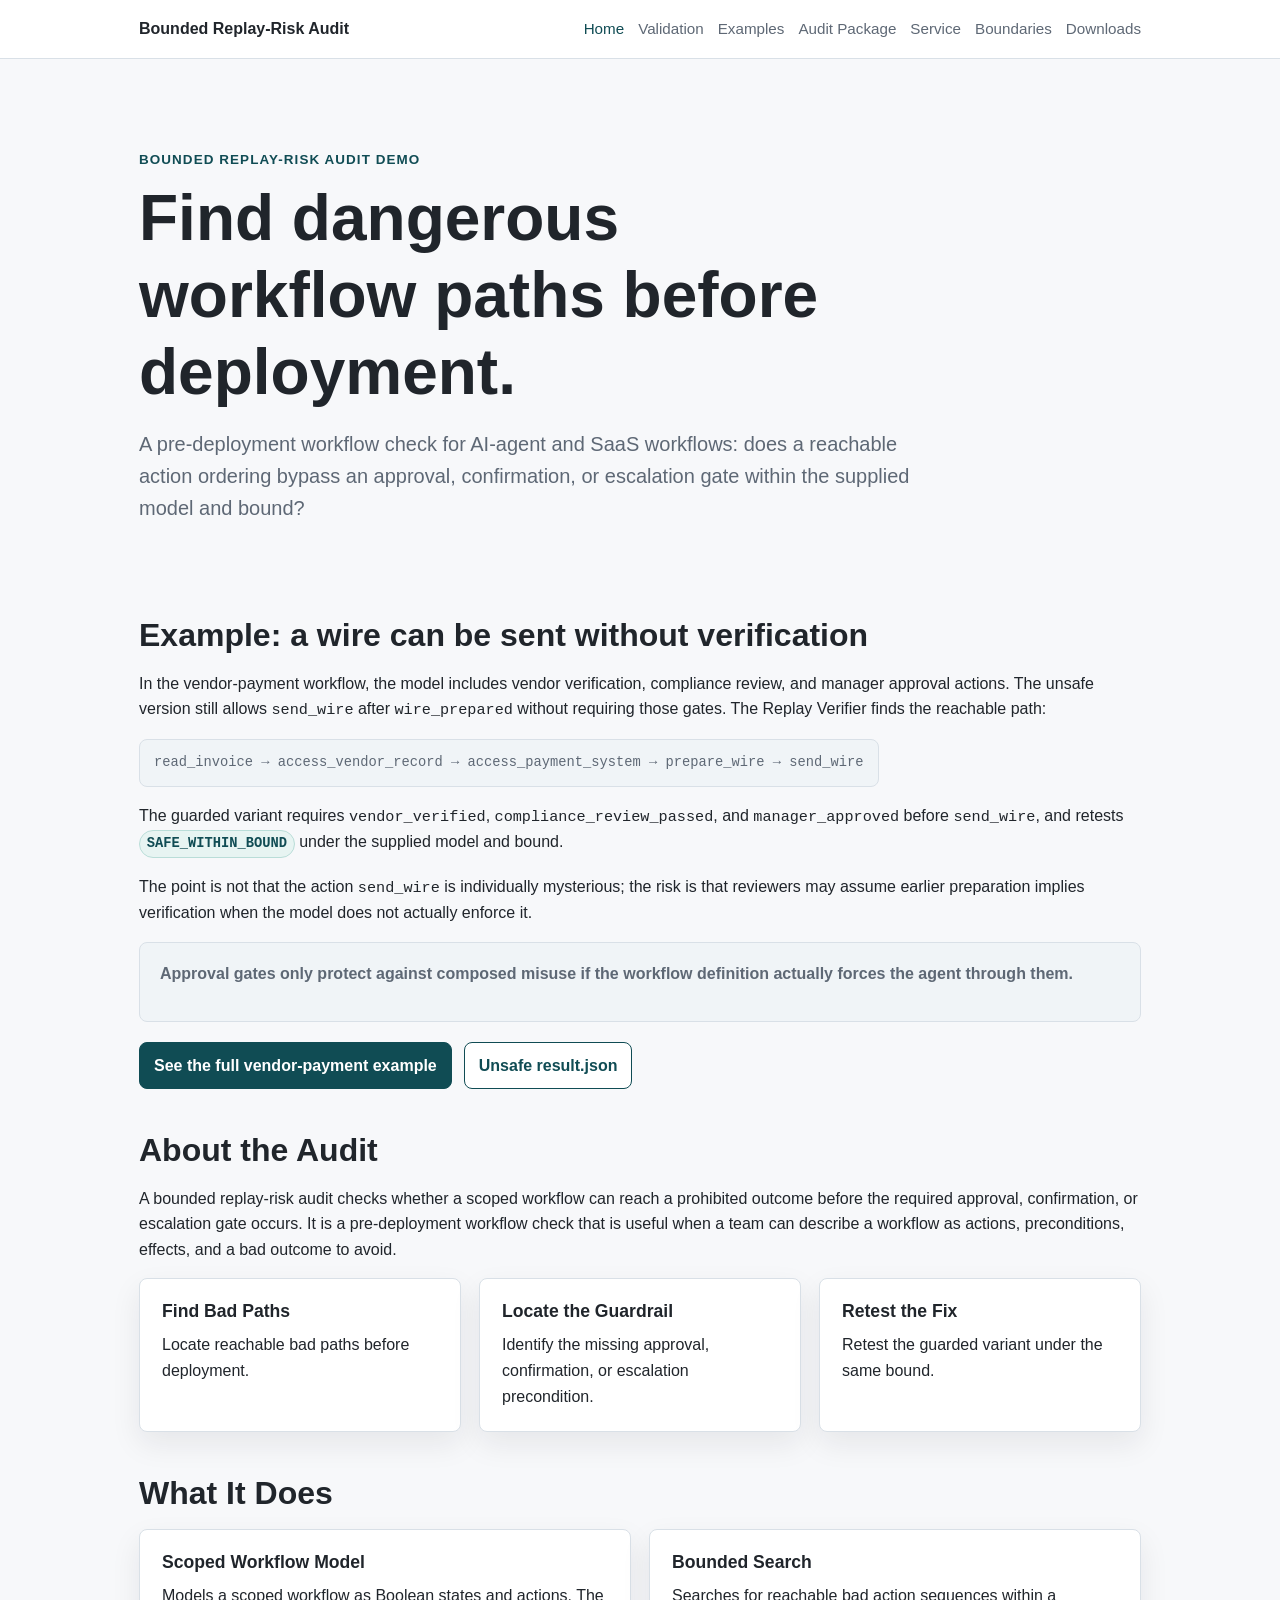
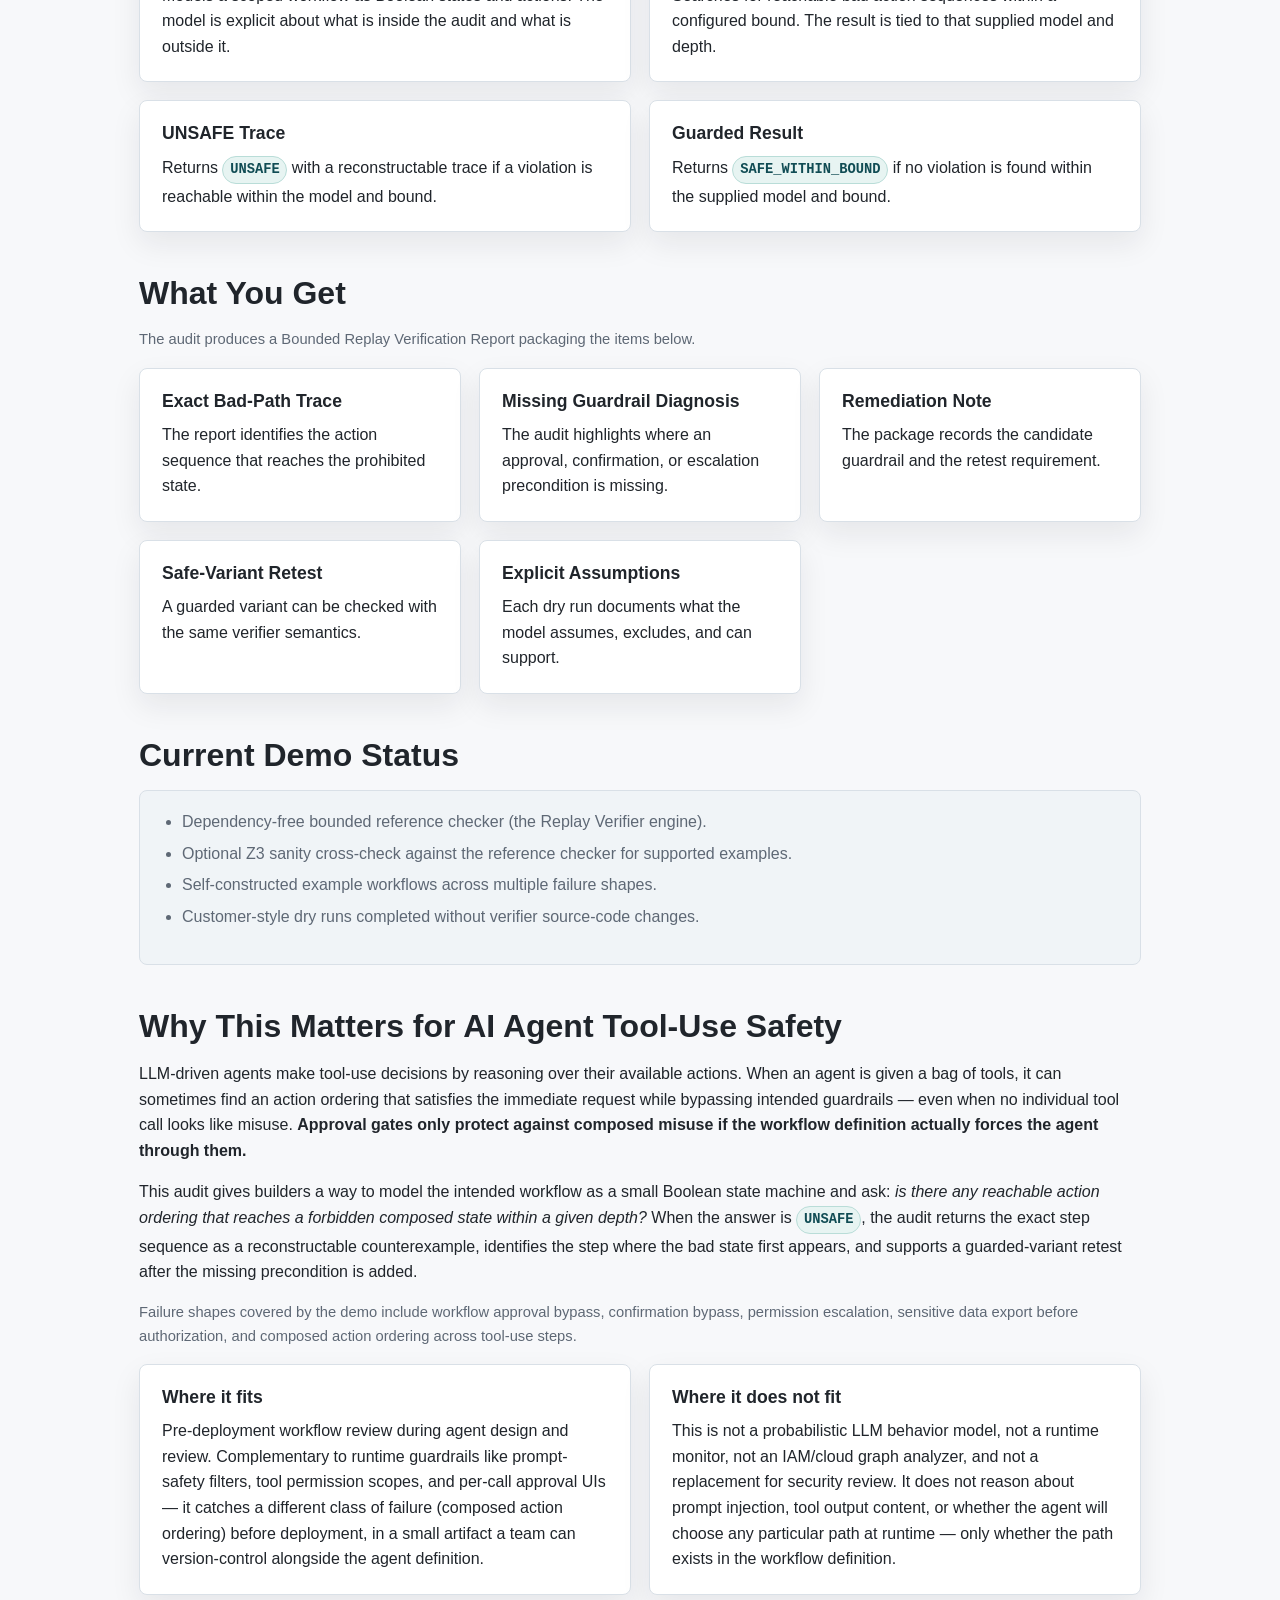
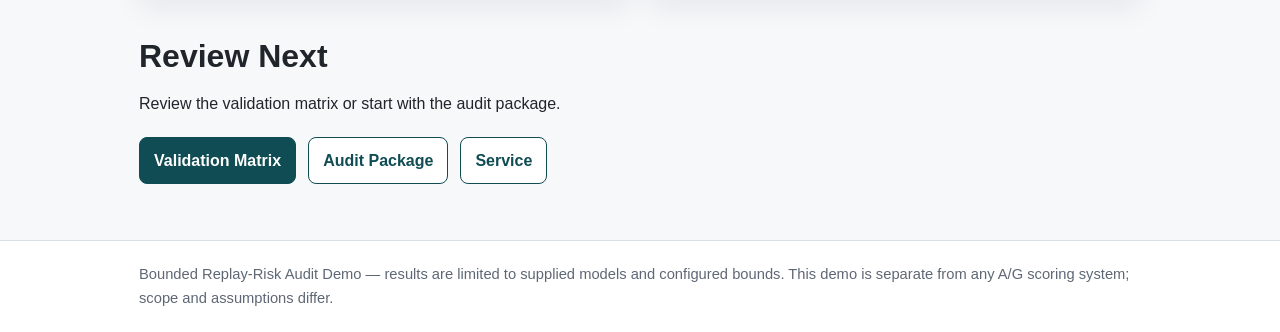
<file: index.html>
<!doctype html>
<html lang="en">
<head>
  <meta charset="utf-8">
  <meta name="viewport" content="width=device-width, initial-scale=1">
  <title>Bounded Replay-Risk Audit Demo</title>
  <meta name="description" content="Bounded Replay-Risk Audit demo for checking whether AI-agent or SaaS workflows can reach approval-bypass, confirmation-bypass, data-disclosure, or destructive-action paths within a supplied model and bound.">
  <link rel="canonical" href="https://bome2017.github.io/Replay-Verifier/">
  <link rel="stylesheet" href="assets/style.css">
</head>
<body>
  <header class="site-header">
    <nav class="nav" aria-label="Site navigation">
      <a class="brand" href="index.html">Bounded Replay-Risk Audit</a>
      <div class="nav-links">
        <a href="index.html" aria-current="page">Home</a>
        <a href="validation.html">Validation</a>
        <a href="examples.html">Examples</a>
        <a href="audit.html">Audit Package</a>
        <a href="service.html">Service</a>
        <a href="boundaries.html">Boundaries</a>
        <a href="downloads.html">Downloads</a>
      </div>
    </nav>
  </header>

  <main class="page">
    <section class="hero">
      <p class="eyebrow">Bounded Replay-Risk Audit Demo</p>
      <h1>Find dangerous workflow paths before deployment.</h1>
      <p class="lead">A pre-deployment workflow check for AI-agent and SaaS workflows: does a reachable action ordering bypass an approval, confirmation, or escalation gate within the supplied model and bound?</p>
    </section>

    <section class="section">
      <h2>Example: a wire can be sent without verification</h2>
      <p>In the vendor-payment workflow, the model includes vendor verification, compliance review, and manager approval actions. The unsafe version still allows <code>send_wire</code> after <code>wire_prepared</code> without requiring those gates. The Replay Verifier finds the reachable path:</p>
      <p class="trace-line">read_invoice &rarr; access_vendor_record &rarr; access_payment_system &rarr; prepare_wire &rarr; send_wire</p>
      <p>The guarded variant requires <code>vendor_verified</code>, <code>compliance_review_passed</code>, and <code>manager_approved</code> before <code>send_wire</code>, and retests <span class="status">SAFE_WITHIN_BOUND</span> under the supplied model and bound.</p>
      <p>The point is not that the action <code>send_wire</code> is individually mysterious; the risk is that reviewers may assume earlier preparation implies verification when the model does not actually enforce it.</p>
      <div class="muted-box">
        <p><strong>Approval gates only protect against composed misuse if the workflow definition actually forces the agent through them.</strong></p>
      </div>
      <div class="cta-row">
        <a class="button" href="examples.html">See the full vendor-payment example</a>
        <a class="button secondary" href="outputs/agent_vendor_payment_unauthorized/result.json">Unsafe result.json</a>
      </div>
    </section>

    <section class="section">
      <h2>About the Audit</h2>
      <p>A bounded replay-risk audit checks whether a scoped workflow can reach a prohibited outcome before the required approval, confirmation, or escalation gate occurs. It is a pre-deployment workflow check that is useful when a team can describe a workflow as actions, preconditions, effects, and a bad outcome to avoid.</p>
      <div class="grid">
        <div class="card"><h3>Find Bad Paths</h3><p>Locate reachable bad paths before deployment.</p></div>
        <div class="card"><h3>Locate the Guardrail</h3><p>Identify the missing approval, confirmation, or escalation precondition.</p></div>
        <div class="card"><h3>Retest the Fix</h3><p>Retest the guarded variant under the same bound.</p></div>
      </div>
    </section>

    <section class="section">
      <h2>What It Does</h2>
      <div class="grid two">
        <div class="card">
          <h3>Scoped Workflow Model</h3>
          <p>Models a scoped workflow as Boolean states and actions. The model is explicit about what is inside the audit and what is outside it.</p>
        </div>
        <div class="card">
          <h3>Bounded Search</h3>
          <p>Searches for reachable bad action sequences within a configured bound. The result is tied to that supplied model and depth.</p>
        </div>
        <div class="card">
          <h3>UNSAFE Trace</h3>
          <p>Returns <span class="status">UNSAFE</span> with a reconstructable trace if a violation is reachable within the model and bound.</p>
        </div>
        <div class="card">
          <h3>Guarded Result</h3>
          <p>Returns <span class="status">SAFE_WITHIN_BOUND</span> if no violation is found within the supplied model and bound.</p>
        </div>
      </div>
    </section>

    <section class="section">
      <h2>What You Get</h2>
      <p class="note">The audit produces a Bounded Replay Verification Report packaging the items below.</p>
      <div class="grid">
        <div class="card"><h3>Exact Bad-Path Trace</h3><p>The report identifies the action sequence that reaches the prohibited state.</p></div>
        <div class="card"><h3>Missing Guardrail Diagnosis</h3><p>The audit highlights where an approval, confirmation, or escalation precondition is missing.</p></div>
        <div class="card"><h3>Remediation Note</h3><p>The package records the candidate guardrail and the retest requirement.</p></div>
        <div class="card"><h3>Safe-Variant Retest</h3><p>A guarded variant can be checked with the same verifier semantics.</p></div>
        <div class="card"><h3>Explicit Assumptions</h3><p>Each dry run documents what the model assumes, excludes, and can support.</p></div>
      </div>
    </section>

    <section class="section">
      <h2>Current Demo Status</h2>
      <div class="muted-box">
        <ul>
          <li>Dependency-free bounded reference checker (the Replay Verifier engine).</li>
          <li>Optional Z3 sanity cross-check against the reference checker for supported examples.</li>
          <li>Self-constructed example workflows across multiple failure shapes.</li>
          <li>Customer-style dry runs completed without verifier source-code changes.</li>
        </ul>
      </div>
    </section>

    <section class="section">
      <h2>Why This Matters for AI Agent Tool-Use Safety</h2>
      <p>LLM-driven agents make tool-use decisions by reasoning over their available actions. When an agent is given a bag of tools, it can sometimes find an action ordering that satisfies the immediate request while bypassing intended guardrails &mdash; even when no individual tool call looks like misuse. <strong>Approval gates only protect against composed misuse if the workflow definition actually forces the agent through them.</strong></p>
      <p>This audit gives builders a way to model the intended workflow as a small Boolean state machine and ask: <em>is there any reachable action ordering that reaches a forbidden composed state within a given depth?</em> When the answer is <span class="status">UNSAFE</span>, the audit returns the exact step sequence as a reconstructable counterexample, identifies the step where the bad state first appears, and supports a guarded-variant retest after the missing precondition is added.</p>
      <p class="note">Failure shapes covered by the demo include workflow approval bypass, confirmation bypass, permission escalation, sensitive data export before authorization, and composed action ordering across tool-use steps.</p>
      <div class="grid two">
        <div class="card">
          <h3>Where it fits</h3>
          <p>Pre-deployment workflow review during agent design and review. Complementary to runtime guardrails like prompt-safety filters, tool permission scopes, and per-call approval UIs &mdash; it catches a different class of failure (composed action ordering) before deployment, in a small artifact a team can version-control alongside the agent definition.</p>
        </div>
        <div class="card">
          <h3>Where it does not fit</h3>
          <p>This is not a probabilistic LLM behavior model, not a runtime monitor, not an IAM/cloud graph analyzer, and not a replacement for security review. It does not reason about prompt injection, tool output content, or whether the agent will choose any particular path at runtime &mdash; only whether the path exists in the workflow definition.</p>
        </div>
      </div>
    </section>

    <section class="section">
      <h2>Review Next</h2>
      <p>Review the validation matrix or start with the audit package.</p>
      <div class="cta-row">
        <a class="button" href="validation.html">Validation Matrix</a>
        <a class="button secondary" href="audit.html">Audit Package</a>
        <a class="button secondary" href="service.html">Service</a>
      </div>
    </section>
  </main>

  <footer class="site-footer">
    <p>Bounded Replay-Risk Audit Demo &mdash; results are limited to supplied models and configured bounds. This demo is separate from any A/G scoring system; scope and assumptions differ.</p>
  </footer>
</body>
</html>
</file>
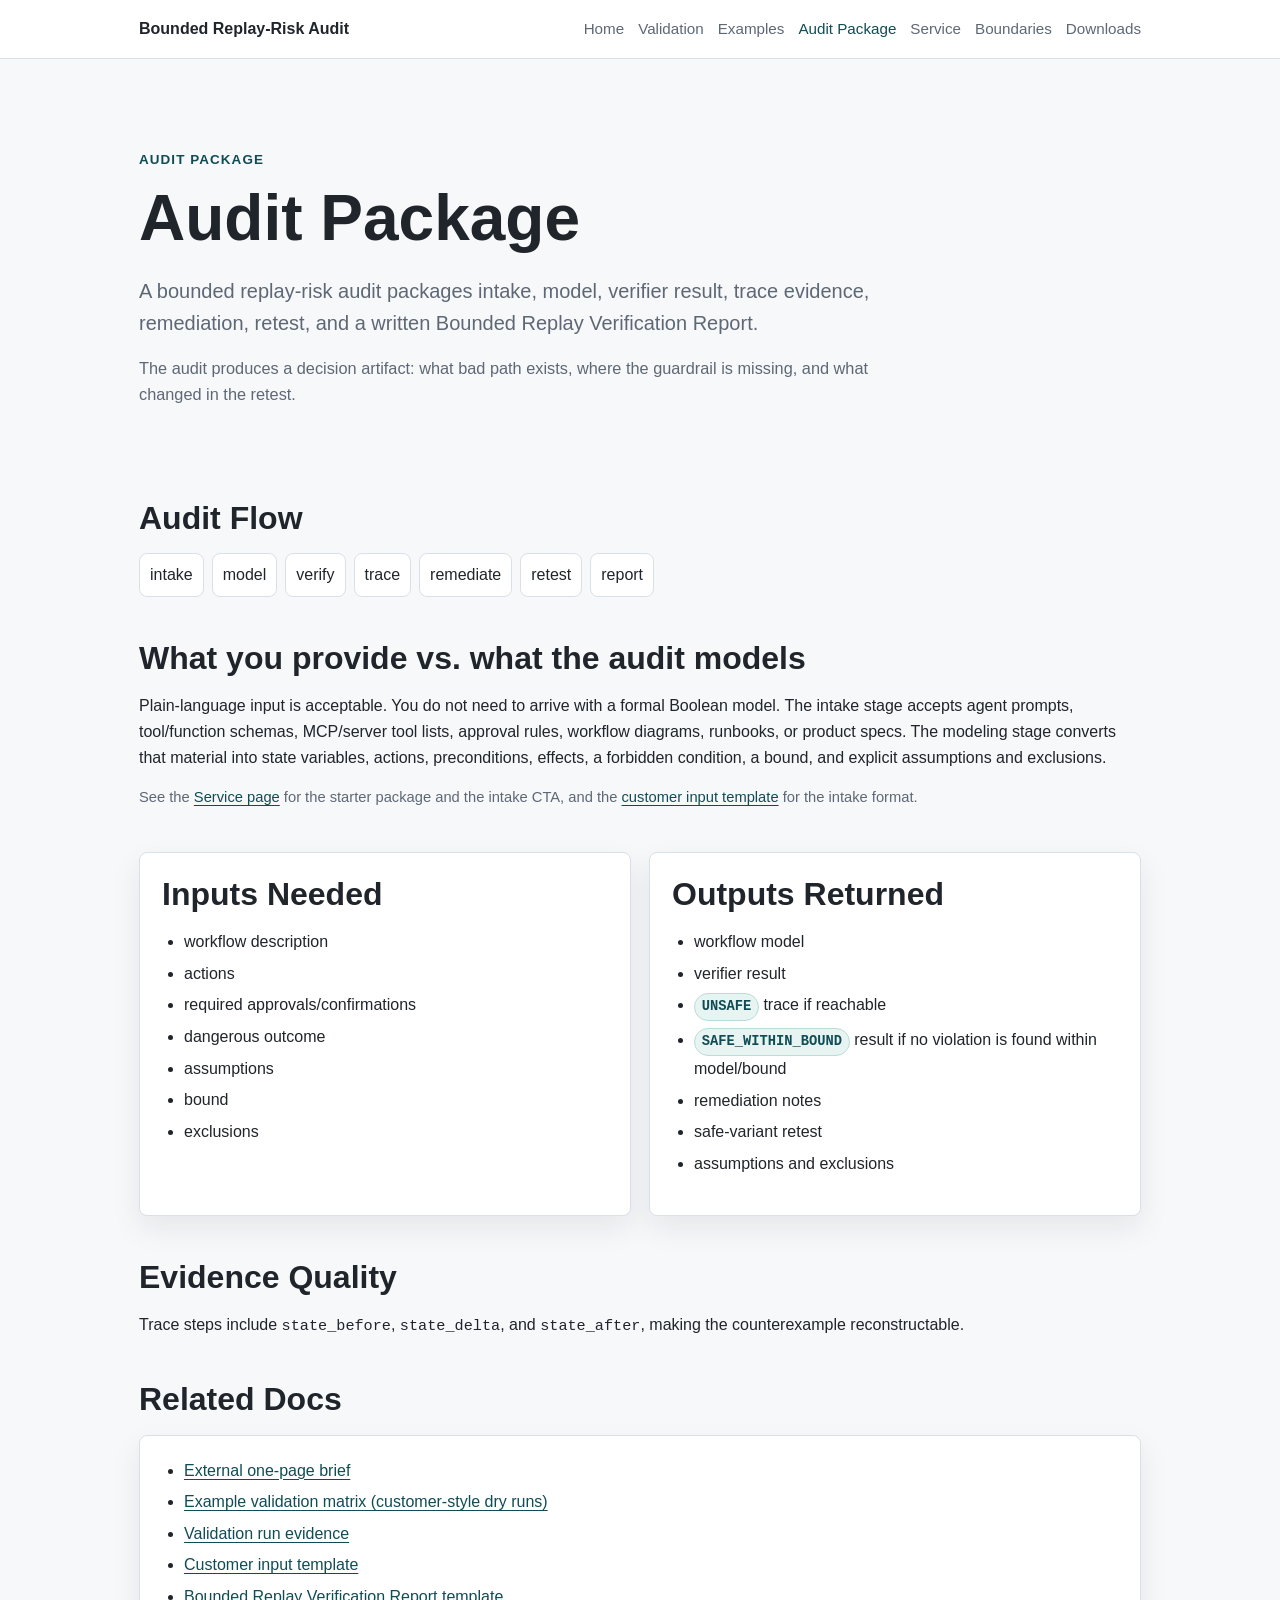
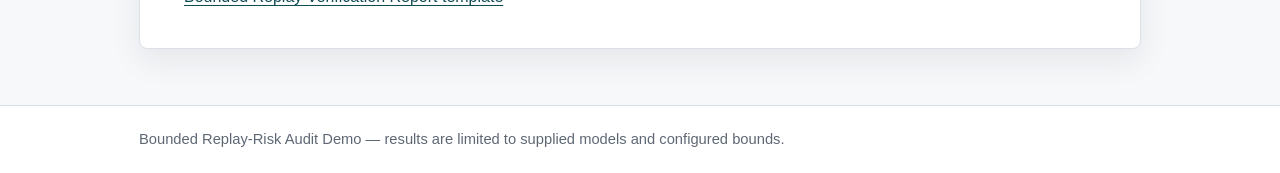
<file: audit.html>
<!doctype html>
<html lang="en">
<head>
  <meta charset="utf-8">
  <meta name="viewport" content="width=device-width, initial-scale=1">
  <title>Audit Package</title>
  <meta name="description" content="Audit package for the Bounded Replay-Risk Audit demo: intake, model, bounded verification, trace, remediation, retest, and Bounded Replay Verification Report.">
  <link rel="canonical" href="https://bome2017.github.io/Replay-Verifier/audit.html">
  <link rel="stylesheet" href="assets/style.css">
</head>
<body>
  <header class="site-header">
    <nav class="nav" aria-label="Site navigation">
      <a class="brand" href="index.html">Bounded Replay-Risk Audit</a>
      <div class="nav-links">
        <a href="index.html">Home</a>
        <a href="validation.html">Validation</a>
        <a href="examples.html">Examples</a>
        <a href="audit.html" aria-current="page">Audit Package</a>
        <a href="service.html">Service</a>
        <a href="boundaries.html">Boundaries</a>
        <a href="downloads.html">Downloads</a>
      </div>
    </nav>
  </header>

  <main class="page">
    <section class="hero">
      <p class="eyebrow">Audit Package</p>
      <h1>Audit Package</h1>
      <p class="lead">A bounded replay-risk audit packages intake, model, verifier result, trace evidence, remediation, retest, and a written Bounded Replay Verification Report.</p>
      <p class="lead secondary-lead">The audit produces a decision artifact: what bad path exists, where the guardrail is missing, and what changed in the retest.</p>
    </section>

    <section class="section">
      <h2>Audit Flow</h2>
      <div class="flow" aria-label="Audit flow">
        <span>intake</span>
        <span>model</span>
        <span>verify</span>
        <span>trace</span>
        <span>remediate</span>
        <span>retest</span>
        <span>report</span>
      </div>
    </section>

    <section class="section">
      <h2>What you provide vs. what the audit models</h2>
      <p>Plain-language input is acceptable. You do not need to arrive with a formal Boolean model. The intake stage accepts agent prompts, tool/function schemas, MCP/server tool lists, approval rules, workflow diagrams, runbooks, or product specs. The modeling stage converts that material into state variables, actions, preconditions, effects, a forbidden condition, a bound, and explicit assumptions and exclusions.</p>
      <p class="note">See the <a href="service.html">Service page</a> for the starter package and the intake CTA, and the <a href="docs/customer_input_template.md">customer input template</a> for the intake format.</p>
    </section>

    <section class="section grid two">
      <div class="card">
        <h2>Inputs Needed</h2>
        <ul>
          <li>workflow description</li>
          <li>actions</li>
          <li>required approvals/confirmations</li>
          <li>dangerous outcome</li>
          <li>assumptions</li>
          <li>bound</li>
          <li>exclusions</li>
        </ul>
      </div>
      <div class="card">
        <h2>Outputs Returned</h2>
        <ul>
          <li>workflow model</li>
          <li>verifier result</li>
          <li><span class="status">UNSAFE</span> trace if reachable</li>
          <li><span class="status">SAFE_WITHIN_BOUND</span> result if no violation is found within model/bound</li>
          <li>remediation notes</li>
          <li>safe-variant retest</li>
          <li>assumptions and exclusions</li>
        </ul>
      </div>
    </section>

    <section class="section">
      <h2>Evidence Quality</h2>
      <p>Trace steps include <code>state_before</code>, <code>state_delta</code>, and <code>state_after</code>, making the counterexample reconstructable.</p>
    </section>

    <section class="section">
      <h2>Related Docs</h2>
      <div class="card">
        <ul>
          <li><a href="docs/external_one_page_brief.md">External one-page brief</a></li>
          <li><a href="docs/repeatability_validation_matrix.md">Example validation matrix (customer-style dry runs)</a></li>
          <li><a href="docs/validation_run_evidence.md">Validation run evidence</a></li>
          <li><a href="docs/customer_input_template.md">Customer input template</a></li>
          <li><a href="docs/audit_report_template.md">Bounded Replay Verification Report template</a></li>
        </ul>
      </div>
    </section>
  </main>

  <footer class="site-footer">
    <p>Bounded Replay-Risk Audit Demo &mdash; results are limited to supplied models and configured bounds.</p>
  </footer>
</body>
</html>
</file>
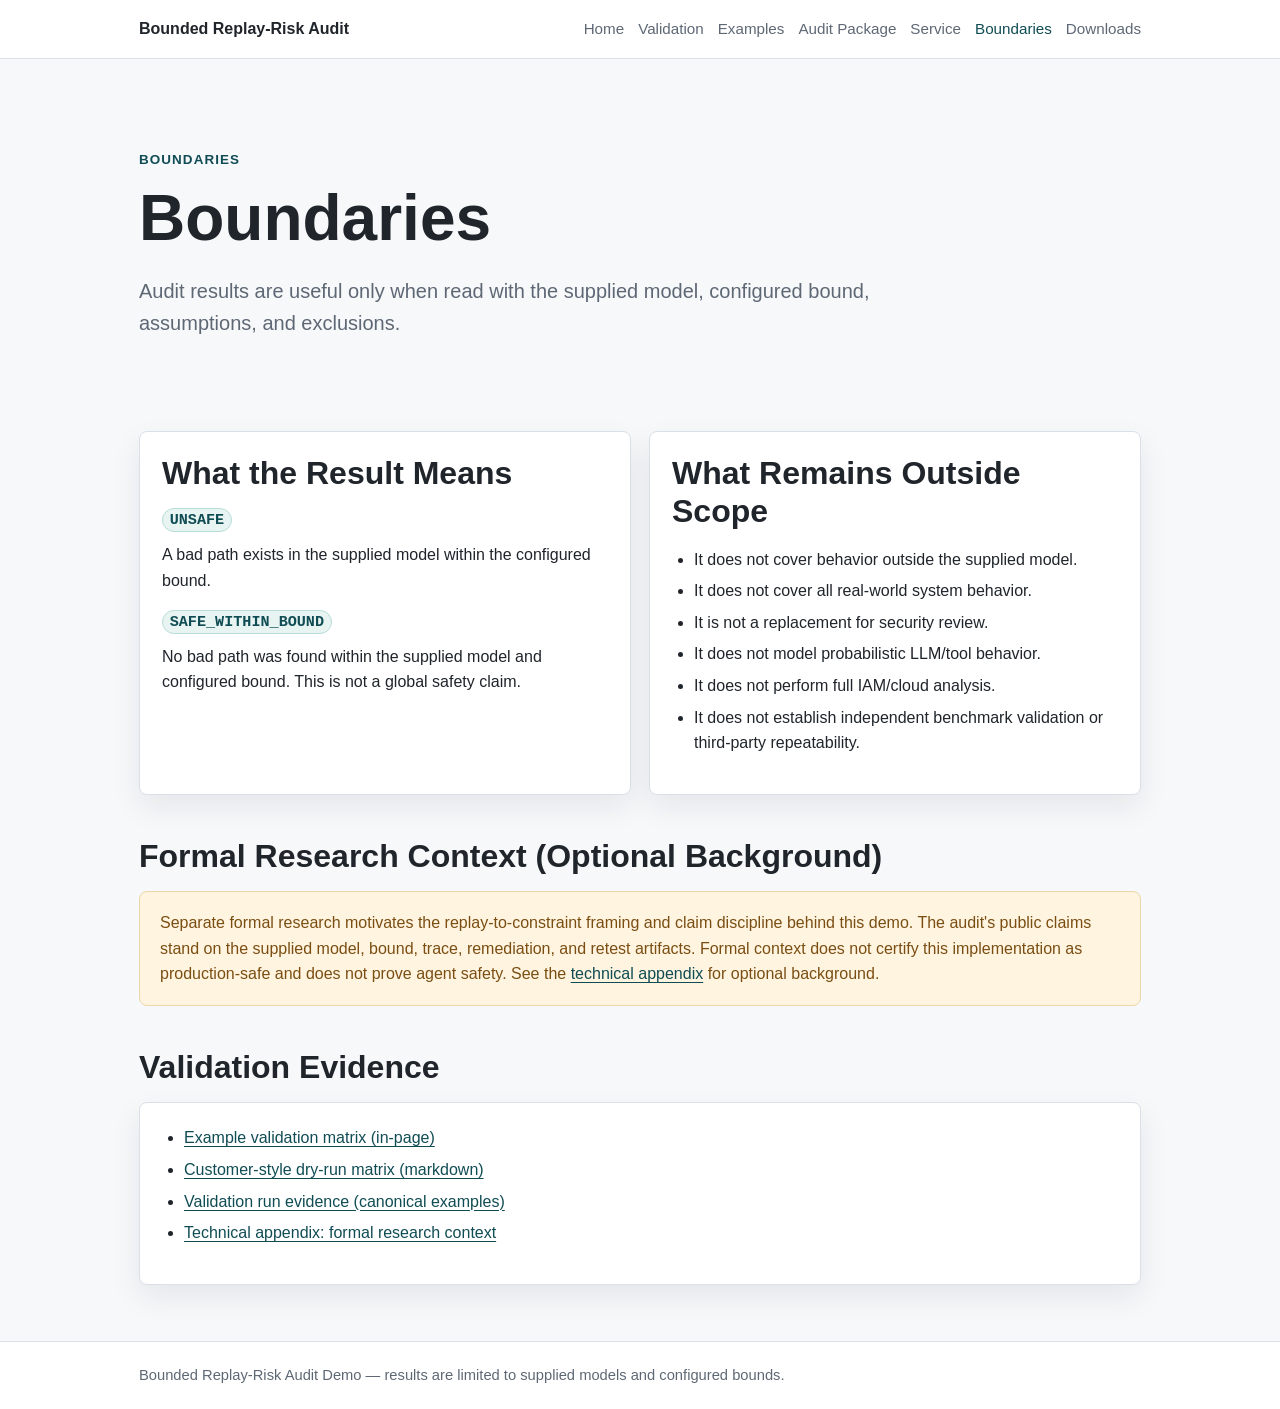
<file: boundaries.html>
<!doctype html>
<html lang="en">
<head>
  <meta charset="utf-8">
  <meta name="viewport" content="width=device-width, initial-scale=1">
  <title>Boundaries</title>
  <meta name="description" content="Claim boundaries for the Bounded Replay-Risk Audit demo: what UNSAFE and SAFE_WITHIN_BOUND mean, what is in scope, and what remains outside scope.">
  <link rel="canonical" href="https://bome2017.github.io/Replay-Verifier/boundaries.html">
  <link rel="stylesheet" href="assets/style.css">
</head>
<body>
  <header class="site-header">
    <nav class="nav" aria-label="Site navigation">
      <a class="brand" href="index.html">Bounded Replay-Risk Audit</a>
      <div class="nav-links">
        <a href="index.html">Home</a>
        <a href="validation.html">Validation</a>
        <a href="examples.html">Examples</a>
        <a href="audit.html">Audit Package</a>
        <a href="service.html">Service</a>
        <a href="boundaries.html" aria-current="page">Boundaries</a>
        <a href="downloads.html">Downloads</a>
      </div>
    </nav>
  </header>

  <main class="page">
    <section class="hero">
      <p class="eyebrow">Boundaries</p>
      <h1>Boundaries</h1>
      <p class="lead">Audit results are useful only when read with the supplied model, configured bound, assumptions, and exclusions.</p>
    </section>

    <section class="section grid two">
      <div class="card">
        <h2>What the Result Means</h2>
        <h3><span class="status">UNSAFE</span></h3>
        <p>A bad path exists in the supplied model within the configured bound.</p>
        <h3><span class="status">SAFE_WITHIN_BOUND</span></h3>
        <p>No bad path was found within the supplied model and configured bound. This is not a global safety claim.</p>
      </div>
      <div class="card">
        <h2>What Remains Outside Scope</h2>
        <ul>
          <li>It does not cover behavior outside the supplied model.</li>
          <li>It does not cover all real-world system behavior.</li>
          <li>It is not a replacement for security review.</li>
          <li>It does not model probabilistic LLM/tool behavior.</li>
          <li>It does not perform full IAM/cloud analysis.</li>
          <li>It does not establish independent benchmark validation or third-party repeatability.</li>
        </ul>
      </div>
    </section>

    <section class="section">
      <h2>Formal Research Context (Optional Background)</h2>
      <div class="boundary-box">
        <p>Separate formal research motivates the replay-to-constraint framing and claim discipline behind this demo. The audit's public claims stand on the supplied model, bound, trace, remediation, and retest artifacts. Formal context does not certify this implementation as production-safe and does not prove agent safety. See the <a href="docs/TECHNICAL_APPENDIX_FORMAL_CONTEXT.md">technical appendix</a> for optional background.</p>
      </div>
    </section>

    <section class="section">
      <h2>Validation Evidence</h2>
      <div class="card">
        <ul>
          <li><a href="validation.html">Example validation matrix (in-page)</a></li>
          <li><a href="docs/repeatability_validation_matrix.md">Customer-style dry-run matrix (markdown)</a></li>
          <li><a href="docs/validation_run_evidence.md">Validation run evidence (canonical examples)</a></li>
          <li><a href="docs/TECHNICAL_APPENDIX_FORMAL_CONTEXT.md">Technical appendix: formal research context</a></li>
        </ul>
      </div>
    </section>
  </main>

  <footer class="site-footer">
    <p>Bounded Replay-Risk Audit Demo &mdash; results are limited to supplied models and configured bounds.</p>
  </footer>
</body>
</html>
</file>
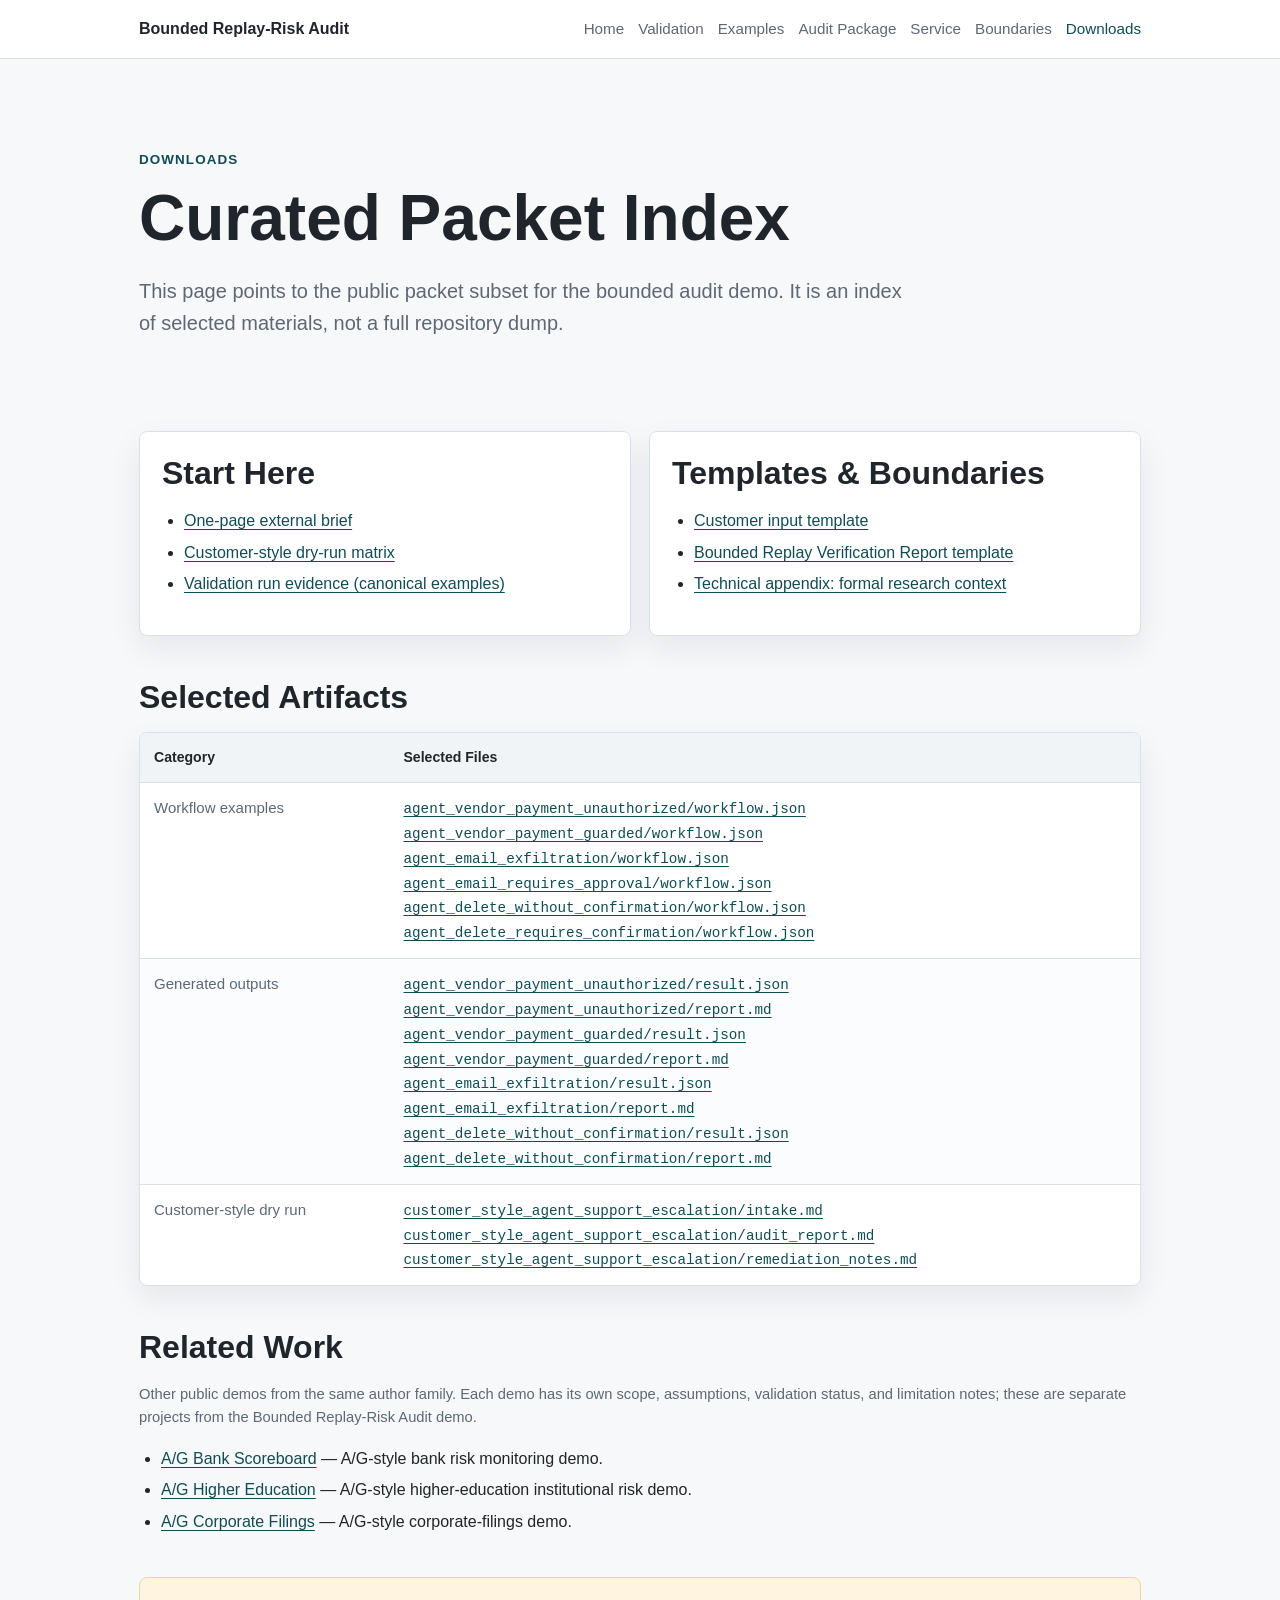
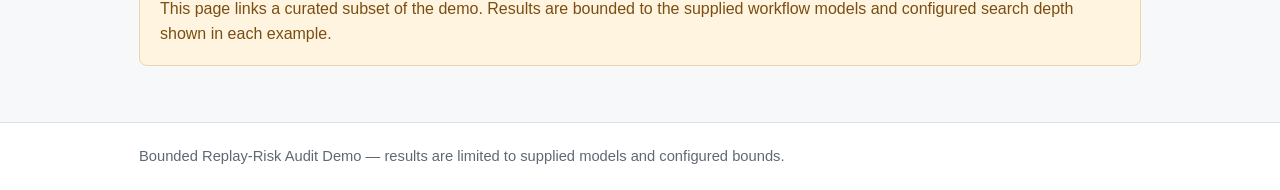
<file: downloads.html>
<!doctype html>
<html lang="en">
<head>
  <meta charset="utf-8">
  <meta name="viewport" content="width=device-width, initial-scale=1">
  <title>Downloads</title>
  <meta name="description" content="Curated downloads for the Bounded Replay-Risk Audit demo: external brief, validation matrix, customer input template, audit report template, technical appendix, and selected workflow and output artifacts.">
  <link rel="canonical" href="https://bome2017.github.io/Replay-Verifier/downloads.html">
  <link rel="stylesheet" href="assets/style.css">
</head>
<body>
  <header class="site-header">
    <nav class="nav" aria-label="Site navigation">
      <a class="brand" href="index.html">Bounded Replay-Risk Audit</a>
      <div class="nav-links">
        <a href="index.html">Home</a>
        <a href="validation.html">Validation</a>
        <a href="examples.html">Examples</a>
        <a href="audit.html">Audit Package</a>
        <a href="service.html">Service</a>
        <a href="boundaries.html">Boundaries</a>
        <a href="downloads.html" aria-current="page">Downloads</a>
      </div>
    </nav>
  </header>

  <main class="page">
    <section class="hero">
      <p class="eyebrow">Downloads</p>
      <h1>Curated Packet Index</h1>
      <p class="lead">This page points to the public packet subset for the bounded audit demo. It is an index of selected materials, not a full repository dump.</p>
    </section>

    <section class="section grid two">
      <div class="card">
        <h2>Start Here</h2>
        <ul>
          <li><a href="docs/external_one_page_brief.md">One-page external brief</a></li>
          <li><a href="docs/repeatability_validation_matrix.md">Customer-style dry-run matrix</a></li>
          <li><a href="docs/validation_run_evidence.md">Validation run evidence (canonical examples)</a></li>
        </ul>
      </div>
      <div class="card">
        <h2>Templates &amp; Boundaries</h2>
        <ul>
          <li><a href="docs/customer_input_template.md">Customer input template</a></li>
          <li><a href="docs/audit_report_template.md">Bounded Replay Verification Report template</a></li>
          <li><a href="docs/TECHNICAL_APPENDIX_FORMAL_CONTEXT.md">Technical appendix: formal research context</a></li>
        </ul>
      </div>
    </section>

    <section class="section">
      <h2>Selected Artifacts</h2>
      <div class="table-wrap">
        <table>
          <thead>
            <tr>
              <th>Category</th>
              <th>Selected Files</th>
            </tr>
          </thead>
          <tbody>
            <tr>
              <td>Workflow examples</td>
              <td><a href="examples/agent_vendor_payment_unauthorized/workflow.json"><code>agent_vendor_payment_unauthorized/workflow.json</code></a><br><a href="examples/agent_vendor_payment_guarded/workflow.json"><code>agent_vendor_payment_guarded/workflow.json</code></a><br><a href="examples/agent_email_exfiltration/workflow.json"><code>agent_email_exfiltration/workflow.json</code></a><br><a href="examples/agent_email_requires_approval/workflow.json"><code>agent_email_requires_approval/workflow.json</code></a><br><a href="examples/agent_delete_without_confirmation/workflow.json"><code>agent_delete_without_confirmation/workflow.json</code></a><br><a href="examples/agent_delete_requires_confirmation/workflow.json"><code>agent_delete_requires_confirmation/workflow.json</code></a></td>
            </tr>
            <tr>
              <td>Generated outputs</td>
              <td><a href="outputs/agent_vendor_payment_unauthorized/result.json"><code>agent_vendor_payment_unauthorized/result.json</code></a><br><a href="outputs/agent_vendor_payment_unauthorized/report.md"><code>agent_vendor_payment_unauthorized/report.md</code></a><br><a href="outputs/agent_vendor_payment_guarded/result.json"><code>agent_vendor_payment_guarded/result.json</code></a><br><a href="outputs/agent_vendor_payment_guarded/report.md"><code>agent_vendor_payment_guarded/report.md</code></a><br><a href="outputs/agent_email_exfiltration/result.json"><code>agent_email_exfiltration/result.json</code></a><br><a href="outputs/agent_email_exfiltration/report.md"><code>agent_email_exfiltration/report.md</code></a><br><a href="outputs/agent_delete_without_confirmation/result.json"><code>agent_delete_without_confirmation/result.json</code></a><br><a href="outputs/agent_delete_without_confirmation/report.md"><code>agent_delete_without_confirmation/report.md</code></a></td>
            </tr>
            <tr>
              <td>Customer-style dry run</td>
              <td><a href="dry_runs/customer_style_agent_support_escalation/intake.md"><code>customer_style_agent_support_escalation/intake.md</code></a><br><a href="dry_runs/customer_style_agent_support_escalation/audit_report.md"><code>customer_style_agent_support_escalation/audit_report.md</code></a><br><a href="dry_runs/customer_style_agent_support_escalation/remediation_notes.md"><code>customer_style_agent_support_escalation/remediation_notes.md</code></a></td>
            </tr>
          </tbody>
        </table>
      </div>
    </section>

    <section class="section">
      <h2>Related Work</h2>
      <p class="note">Other public demos from the same author family. Each demo has its own scope, assumptions, validation status, and limitation notes; these are separate projects from the Bounded Replay-Risk Audit demo.</p>
      <ul>
        <li><a href="https://bome2017.github.io/ag-bank-scoreboard/">A/G Bank Scoreboard</a> &mdash; A/G-style bank risk monitoring demo.</li>
        <li><a href="https://bome2017.github.io/ag-higher-education/">A/G Higher Education</a> &mdash; A/G-style higher-education institutional risk demo.</li>
        <li><a href="https://bome2017.github.io/ag-corporate-filings/">A/G Corporate Filings</a> &mdash; A/G-style corporate-filings demo.</li>
      </ul>
    </section>

    <section class="section">
      <div class="boundary-box">
        <p>This page links a curated subset of the demo. Results are bounded to the supplied workflow models and configured search depth shown in each example.</p>
      </div>
    </section>
  </main>

  <footer class="site-footer">
    <p>Bounded Replay-Risk Audit Demo &mdash; results are limited to supplied models and configured bounds.</p>
  </footer>
</body>
</html>
</file>
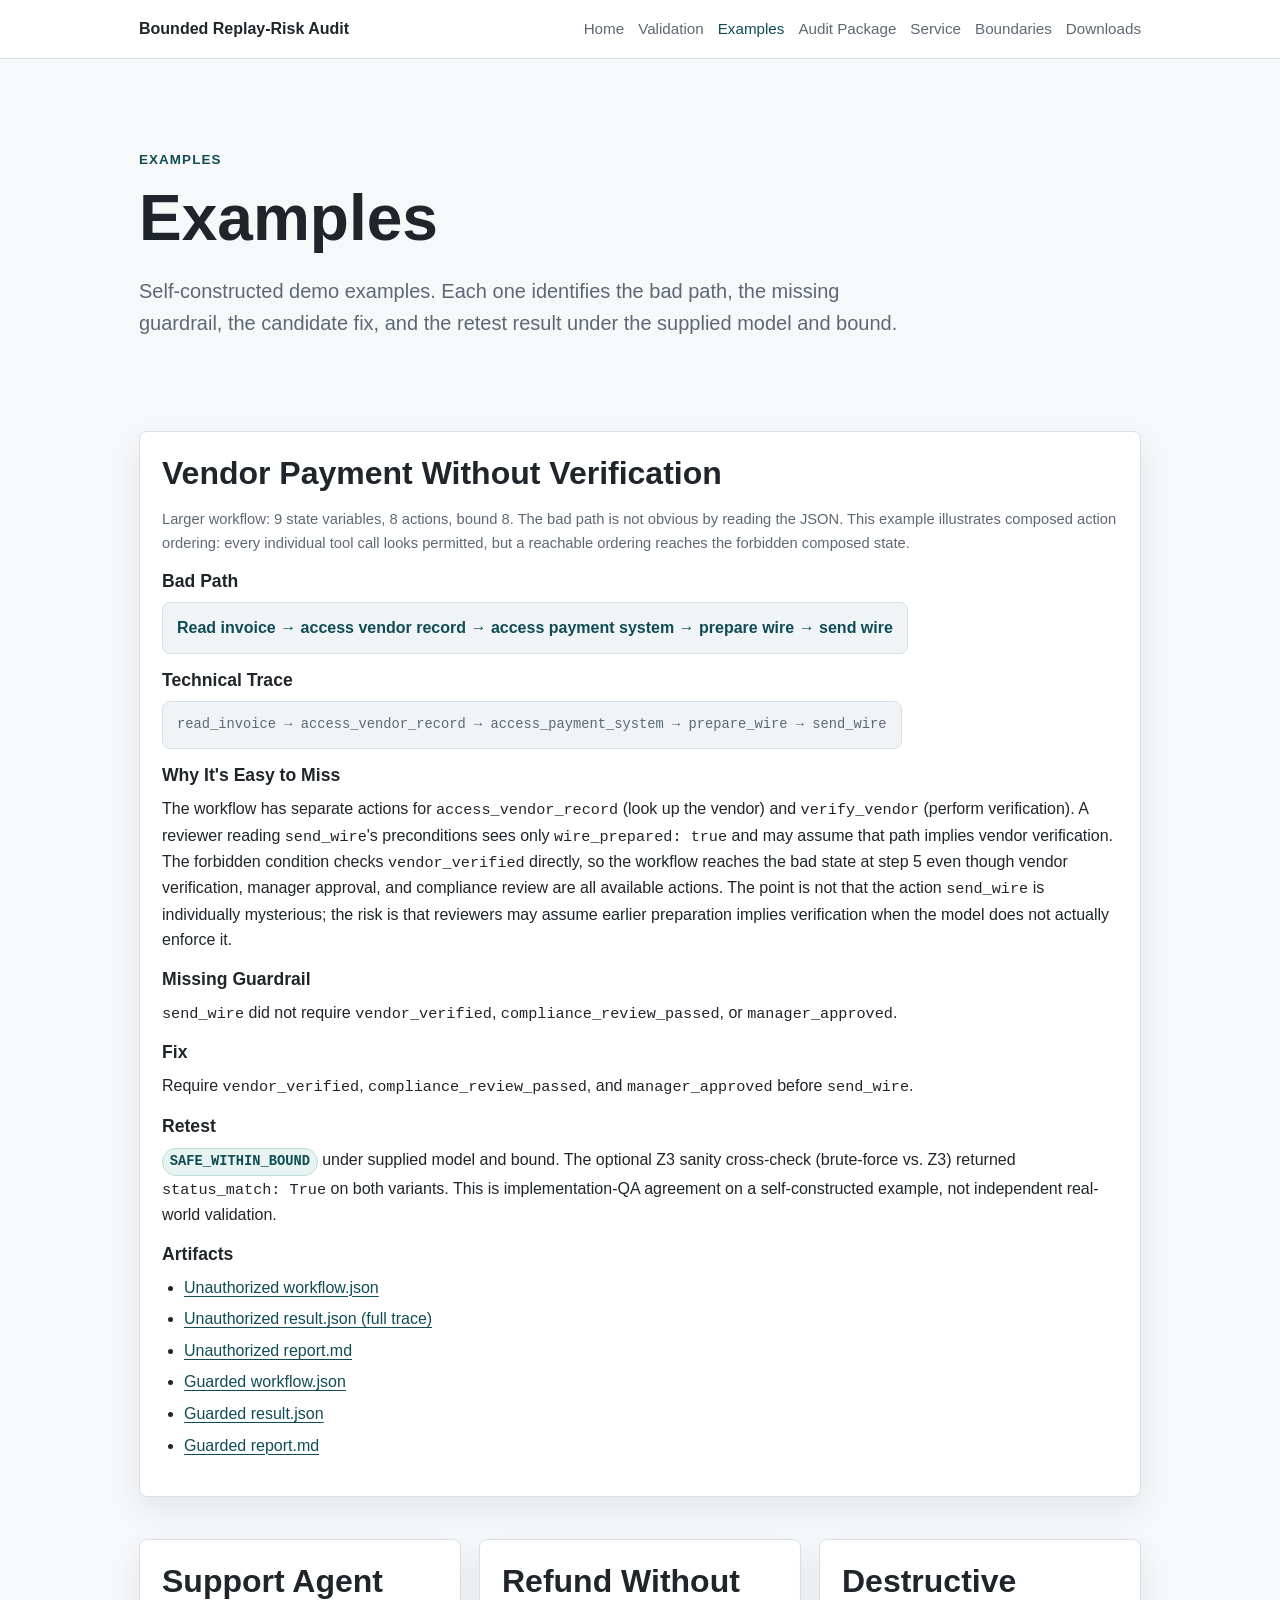
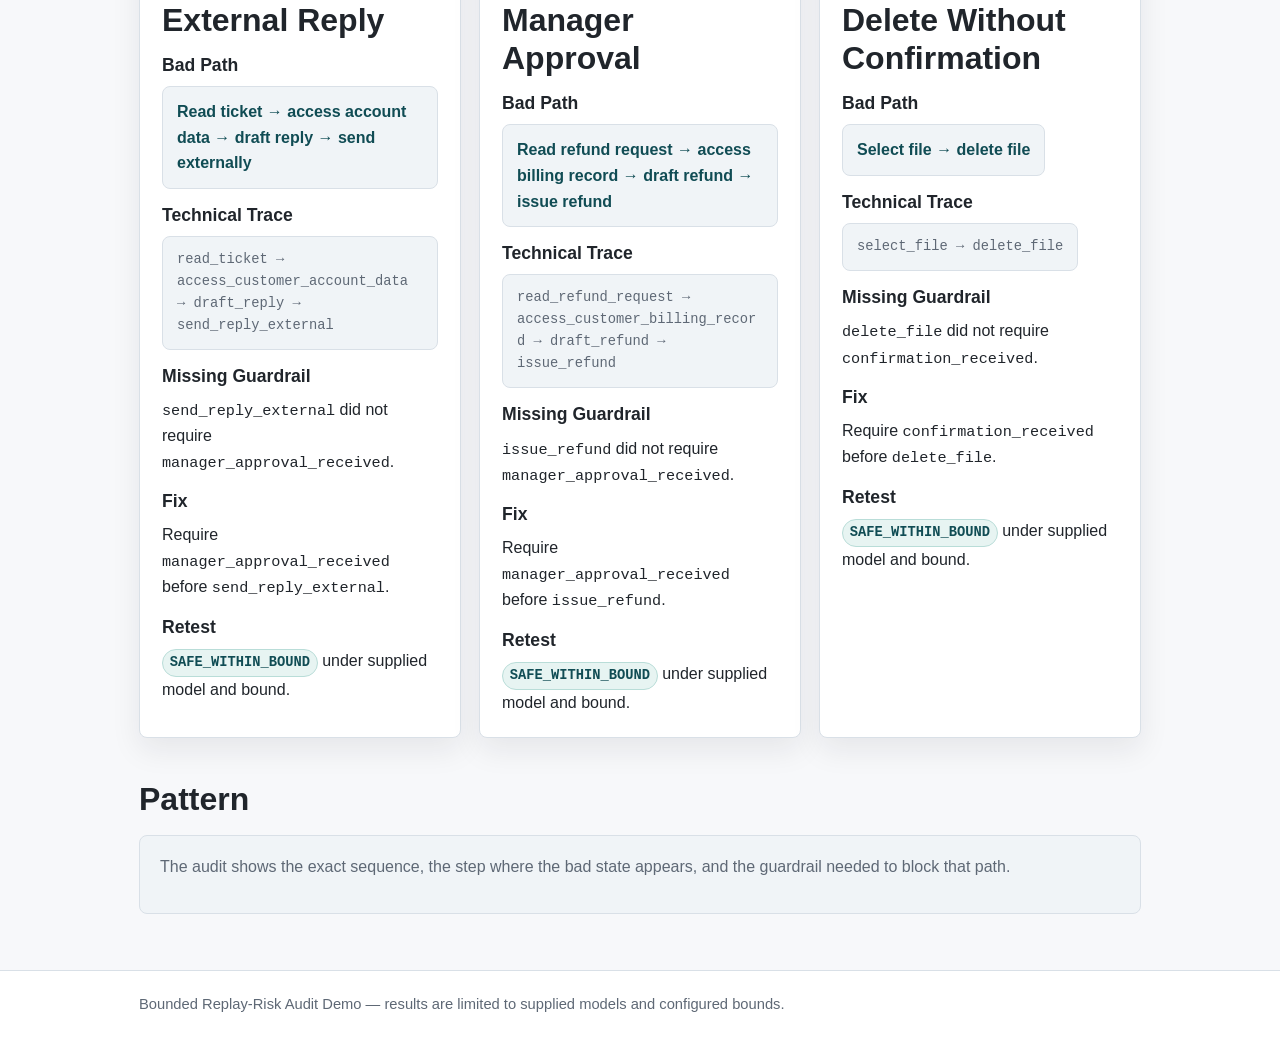
<file: examples.html>
<!doctype html>
<html lang="en">
<head>
  <meta charset="utf-8">
  <meta name="viewport" content="width=device-width, initial-scale=1">
  <title>Examples</title>
  <meta name="description" content="Self-constructed example workflows for the Bounded Replay-Risk Audit demo, including approval-bypass, confirmation-bypass, and a vendor-payment composed-action-ordering example.">
  <link rel="canonical" href="https://bome2017.github.io/Replay-Verifier/examples.html">
  <link rel="stylesheet" href="assets/style.css">
</head>
<body>
  <header class="site-header">
    <nav class="nav" aria-label="Site navigation">
      <a class="brand" href="index.html">Bounded Replay-Risk Audit</a>
      <div class="nav-links">
        <a href="index.html">Home</a>
        <a href="validation.html">Validation</a>
        <a href="examples.html" aria-current="page">Examples</a>
        <a href="audit.html">Audit Package</a>
        <a href="service.html">Service</a>
        <a href="boundaries.html">Boundaries</a>
        <a href="downloads.html">Downloads</a>
      </div>
    </nav>
  </header>

  <main class="page">
    <section class="hero">
      <p class="eyebrow">Examples</p>
      <h1>Examples</h1>
      <p class="lead">Self-constructed demo examples. Each one identifies the bad path, the missing guardrail, the candidate fix, and the retest result under the supplied model and bound.</p>
    </section>

    <section class="section">
      <article class="card">
        <h2>Vendor Payment Without Verification</h2>
        <p class="note">Larger workflow: 9 state variables, 8 actions, bound 8. The bad path is not obvious by reading the JSON. This example illustrates composed action ordering: every individual tool call looks permitted, but a reachable ordering reaches the forbidden composed state.</p>
        <h3>Bad Path</h3>
        <p class="display-path">Read invoice &rarr; access vendor record &rarr; access payment system &rarr; prepare wire &rarr; send wire</p>
        <h3>Technical Trace</h3>
        <p class="trace-line">read_invoice &rarr; access_vendor_record &rarr; access_payment_system &rarr; prepare_wire &rarr; send_wire</p>
        <h3>Why It's Easy to Miss</h3>
        <p>The workflow has separate actions for <code>access_vendor_record</code> (look up the vendor) and <code>verify_vendor</code> (perform verification). A reviewer reading <code>send_wire</code>'s preconditions sees only <code>wire_prepared: true</code> and may assume that path implies vendor verification. The forbidden condition checks <code>vendor_verified</code> directly, so the workflow reaches the bad state at step 5 even though vendor verification, manager approval, and compliance review are all available actions. The point is not that the action <code>send_wire</code> is individually mysterious; the risk is that reviewers may assume earlier preparation implies verification when the model does not actually enforce it.</p>
        <h3>Missing Guardrail</h3>
        <p><code>send_wire</code> did not require <code>vendor_verified</code>, <code>compliance_review_passed</code>, or <code>manager_approved</code>.</p>
        <h3>Fix</h3>
        <p>Require <code>vendor_verified</code>, <code>compliance_review_passed</code>, and <code>manager_approved</code> before <code>send_wire</code>.</p>
        <h3>Retest</h3>
        <p><span class="status">SAFE_WITHIN_BOUND</span> under supplied model and bound. The optional Z3 sanity cross-check (brute-force vs. Z3) returned <code>status_match: True</code> on both variants. This is implementation-QA agreement on a self-constructed example, not independent real-world validation.</p>
        <h3>Artifacts</h3>
        <ul>
          <li><a href="examples/agent_vendor_payment_unauthorized/workflow.json">Unauthorized workflow.json</a></li>
          <li><a href="outputs/agent_vendor_payment_unauthorized/result.json">Unauthorized result.json (full trace)</a></li>
          <li><a href="outputs/agent_vendor_payment_unauthorized/report.md">Unauthorized report.md</a></li>
          <li><a href="examples/agent_vendor_payment_guarded/workflow.json">Guarded workflow.json</a></li>
          <li><a href="outputs/agent_vendor_payment_guarded/result.json">Guarded result.json</a></li>
          <li><a href="outputs/agent_vendor_payment_guarded/report.md">Guarded report.md</a></li>
        </ul>
      </article>
    </section>

    <section class="section grid">
      <article class="card">
        <h2>Support Agent External Reply</h2>
        <h3>Bad Path</h3>
        <p class="display-path">Read ticket &rarr; access account data &rarr; draft reply &rarr; send externally</p>
        <h3>Technical Trace</h3>
        <p class="trace-line">read_ticket &rarr; access_customer_account_data &rarr; draft_reply &rarr; send_reply_external</p>
        <h3>Missing Guardrail</h3>
        <p><code>send_reply_external</code> did not require <code>manager_approval_received</code>.</p>
        <h3>Fix</h3>
        <p>Require <code>manager_approval_received</code> before <code>send_reply_external</code>.</p>
        <h3>Retest</h3>
        <p><span class="status">SAFE_WITHIN_BOUND</span> under supplied model and bound.</p>
      </article>

      <article class="card">
        <h2>Refund Without Manager Approval</h2>
        <h3>Bad Path</h3>
        <p class="display-path">Read refund request &rarr; access billing record &rarr; draft refund &rarr; issue refund</p>
        <h3>Technical Trace</h3>
        <p class="trace-line">read_refund_request &rarr; access_customer_billing_record &rarr; draft_refund &rarr; issue_refund</p>
        <h3>Missing Guardrail</h3>
        <p><code>issue_refund</code> did not require <code>manager_approval_received</code>.</p>
        <h3>Fix</h3>
        <p>Require <code>manager_approval_received</code> before <code>issue_refund</code>.</p>
        <h3>Retest</h3>
        <p><span class="status">SAFE_WITHIN_BOUND</span> under supplied model and bound.</p>
      </article>

      <article class="card">
        <h2>Destructive Delete Without Confirmation</h2>
        <h3>Bad Path</h3>
        <p class="display-path">Select file &rarr; delete file</p>
        <h3>Technical Trace</h3>
        <p class="trace-line">select_file &rarr; delete_file</p>
        <h3>Missing Guardrail</h3>
        <p><code>delete_file</code> did not require <code>confirmation_received</code>.</p>
        <h3>Fix</h3>
        <p>Require <code>confirmation_received</code> before <code>delete_file</code>.</p>
        <h3>Retest</h3>
        <p><span class="status">SAFE_WITHIN_BOUND</span> under supplied model and bound.</p>
      </article>

    </section>

    <section class="section">
      <h2>Pattern</h2>
      <div class="muted-box">
        <p>The audit shows the exact sequence, the step where the bad state appears, and the guardrail needed to block that path.</p>
      </div>
    </section>
  </main>

  <footer class="site-footer">
    <p>Bounded Replay-Risk Audit Demo &mdash; results are limited to supplied models and configured bounds.</p>
  </footer>
</body>
</html>
</file>
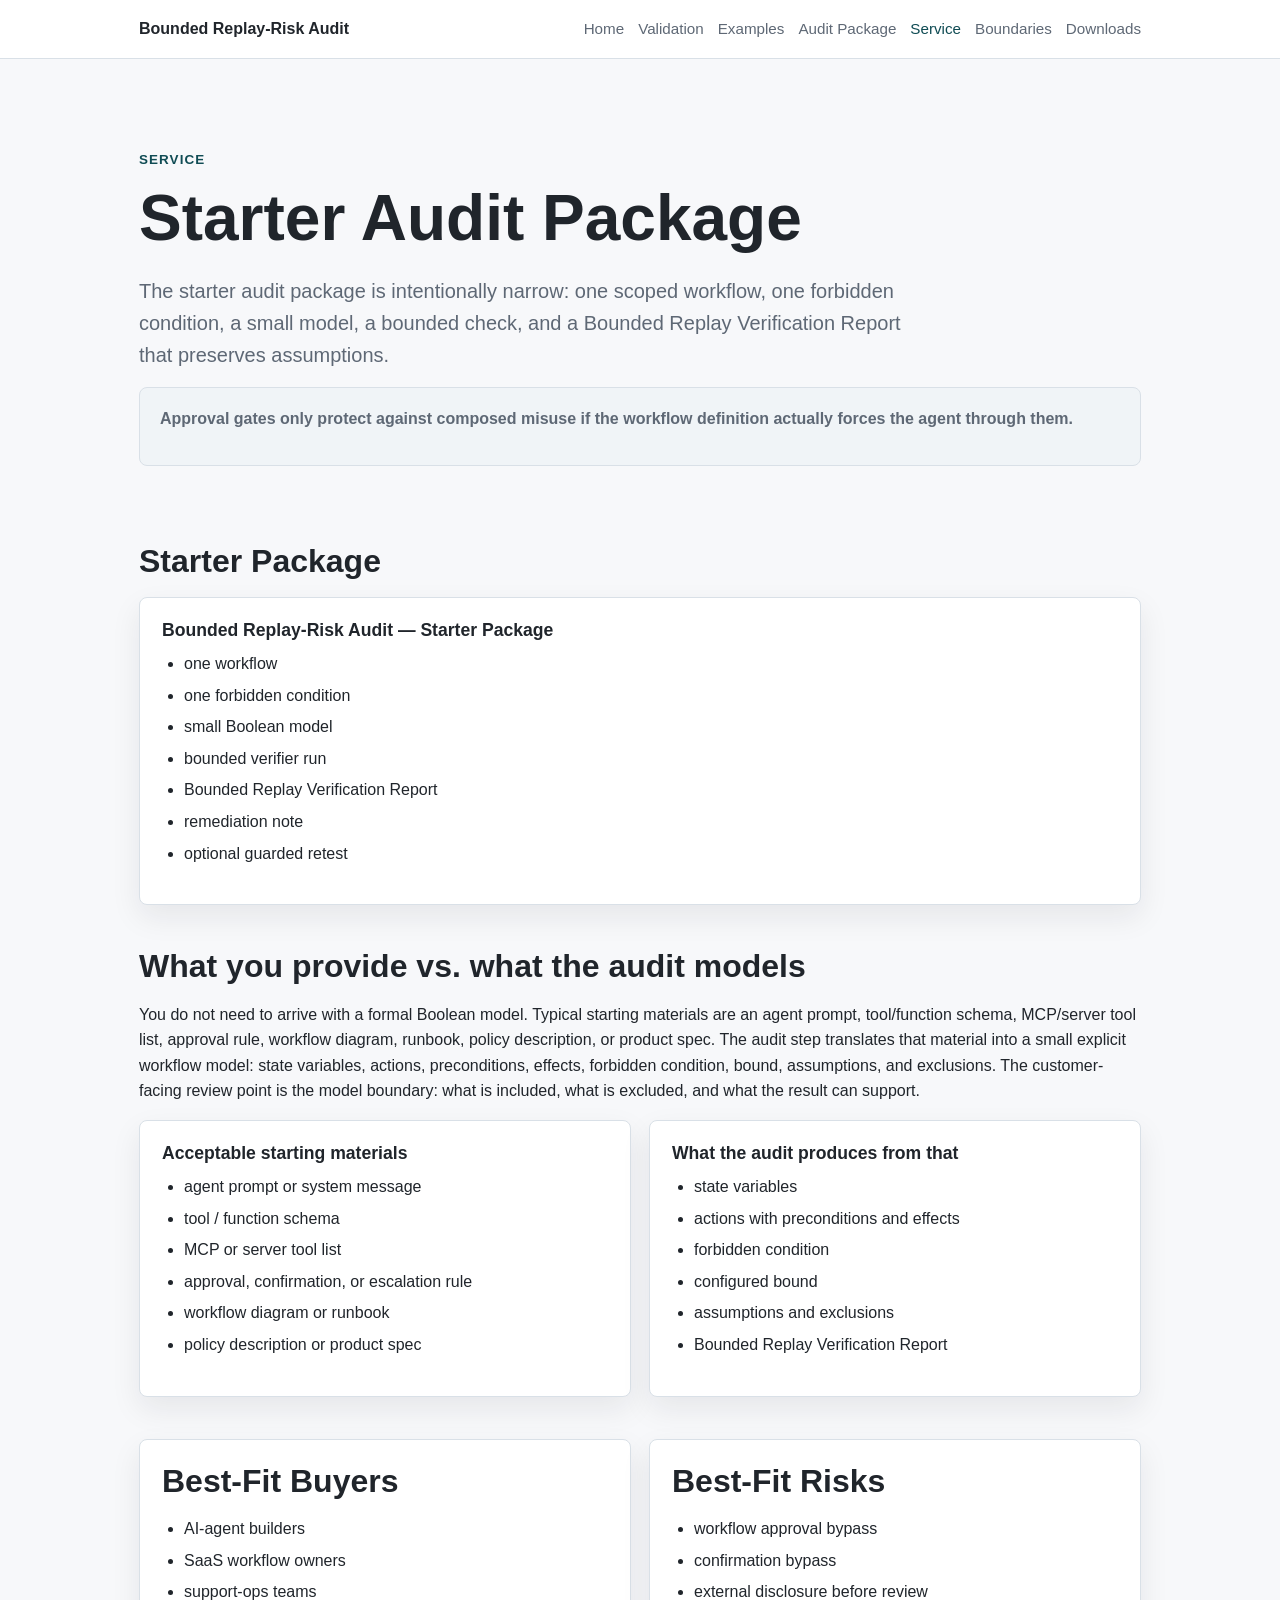
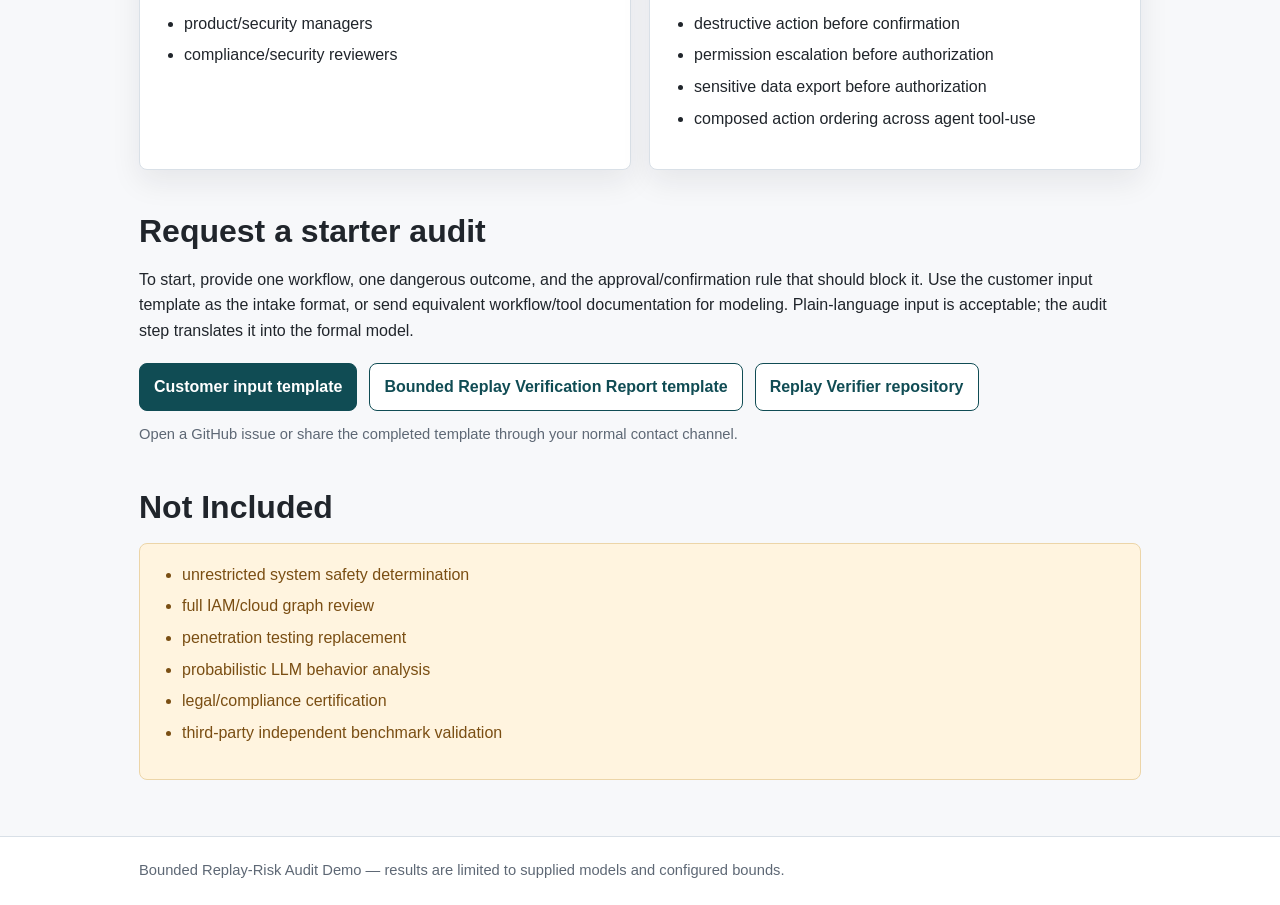
<file: service.html>
<!doctype html>
<html lang="en">
<head>
  <meta charset="utf-8">
  <meta name="viewport" content="width=device-width, initial-scale=1">
  <title>Starter Audit Package</title>
  <meta name="description" content="Starter Bounded Replay-Risk Audit package: scoped workflow, forbidden condition, bounded check, trace, remediation, retest. Pre-deployment workflow review for AI-agent and SaaS workflows.">
  <link rel="canonical" href="https://bome2017.github.io/Replay-Verifier/service.html">
  <link rel="stylesheet" href="assets/style.css">
</head>
<body>
  <header class="site-header">
    <nav class="nav" aria-label="Site navigation">
      <a class="brand" href="index.html">Bounded Replay-Risk Audit</a>
      <div class="nav-links">
        <a href="index.html">Home</a>
        <a href="validation.html">Validation</a>
        <a href="examples.html">Examples</a>
        <a href="audit.html">Audit Package</a>
        <a href="service.html" aria-current="page">Service</a>
        <a href="boundaries.html">Boundaries</a>
        <a href="downloads.html">Downloads</a>
      </div>
    </nav>
  </header>

  <main class="page">
    <section class="hero">
      <p class="eyebrow">Service</p>
      <h1>Starter Audit Package</h1>
      <p class="lead">The starter audit package is intentionally narrow: one scoped workflow, one forbidden condition, a small model, a bounded check, and a Bounded Replay Verification Report that preserves assumptions.</p>
      <div class="muted-box">
        <p><strong>Approval gates only protect against composed misuse if the workflow definition actually forces the agent through them.</strong></p>
      </div>
    </section>

    <section class="section">
      <h2>Starter Package</h2>
      <div class="card">
        <h3>Bounded Replay-Risk Audit &mdash; Starter Package</h3>
        <ul>
          <li>one workflow</li>
          <li>one forbidden condition</li>
          <li>small Boolean model</li>
          <li>bounded verifier run</li>
          <li>Bounded Replay Verification Report</li>
          <li>remediation note</li>
          <li>optional guarded retest</li>
        </ul>
      </div>
    </section>

    <section class="section">
      <h2>What you provide vs. what the audit models</h2>
      <p>You do not need to arrive with a formal Boolean model. Typical starting materials are an agent prompt, tool/function schema, MCP/server tool list, approval rule, workflow diagram, runbook, policy description, or product spec. The audit step translates that material into a small explicit workflow model: state variables, actions, preconditions, effects, forbidden condition, bound, assumptions, and exclusions. The customer-facing review point is the model boundary: what is included, what is excluded, and what the result can support.</p>
      <div class="grid two">
        <div class="card">
          <h3>Acceptable starting materials</h3>
          <ul>
            <li>agent prompt or system message</li>
            <li>tool / function schema</li>
            <li>MCP or server tool list</li>
            <li>approval, confirmation, or escalation rule</li>
            <li>workflow diagram or runbook</li>
            <li>policy description or product spec</li>
          </ul>
        </div>
        <div class="card">
          <h3>What the audit produces from that</h3>
          <ul>
            <li>state variables</li>
            <li>actions with preconditions and effects</li>
            <li>forbidden condition</li>
            <li>configured bound</li>
            <li>assumptions and exclusions</li>
            <li>Bounded Replay Verification Report</li>
          </ul>
        </div>
      </div>
    </section>

    <section class="section grid two">
      <div class="card">
        <h2>Best-Fit Buyers</h2>
        <ul>
          <li>AI-agent builders</li>
          <li>SaaS workflow owners</li>
          <li>support-ops teams</li>
          <li>product/security managers</li>
          <li>compliance/security reviewers</li>
        </ul>
      </div>
      <div class="card">
        <h2>Best-Fit Risks</h2>
        <ul>
          <li>workflow approval bypass</li>
          <li>confirmation bypass</li>
          <li>external disclosure before review</li>
          <li>destructive action before confirmation</li>
          <li>permission escalation before authorization</li>
          <li>sensitive data export before authorization</li>
          <li>composed action ordering across agent tool-use</li>
        </ul>
      </div>
    </section>

    <section class="section">
      <h2>Request a starter audit</h2>
      <p>To start, provide one workflow, one dangerous outcome, and the approval/confirmation rule that should block it. Use the customer input template as the intake format, or send equivalent workflow/tool documentation for modeling. Plain-language input is acceptable; the audit step translates it into the formal model.</p>
      <div class="cta-row">
        <a class="button" href="docs/customer_input_template.md">Customer input template</a>
        <a class="button secondary" href="docs/audit_report_template.md">Bounded Replay Verification Report template</a>
        <a class="button secondary" href="https://github.com/Bome2017/Replay-Verifier">Replay Verifier repository</a>
      </div>
      <p class="note">Open a GitHub issue or share the completed template through your normal contact channel.</p>
    </section>

    <section class="section">
      <h2>Not Included</h2>
      <div class="boundary-box">
        <ul>
          <li>unrestricted system safety determination</li>
          <li>full IAM/cloud graph review</li>
          <li>penetration testing replacement</li>
          <li>probabilistic LLM behavior analysis</li>
          <li>legal/compliance certification</li>
          <li>third-party independent benchmark validation</li>
        </ul>
      </div>
    </section>
  </main>

  <footer class="site-footer">
    <p>Bounded Replay-Risk Audit Demo &mdash; results are limited to supplied models and configured bounds.</p>
  </footer>
</body>
</html>
</file>
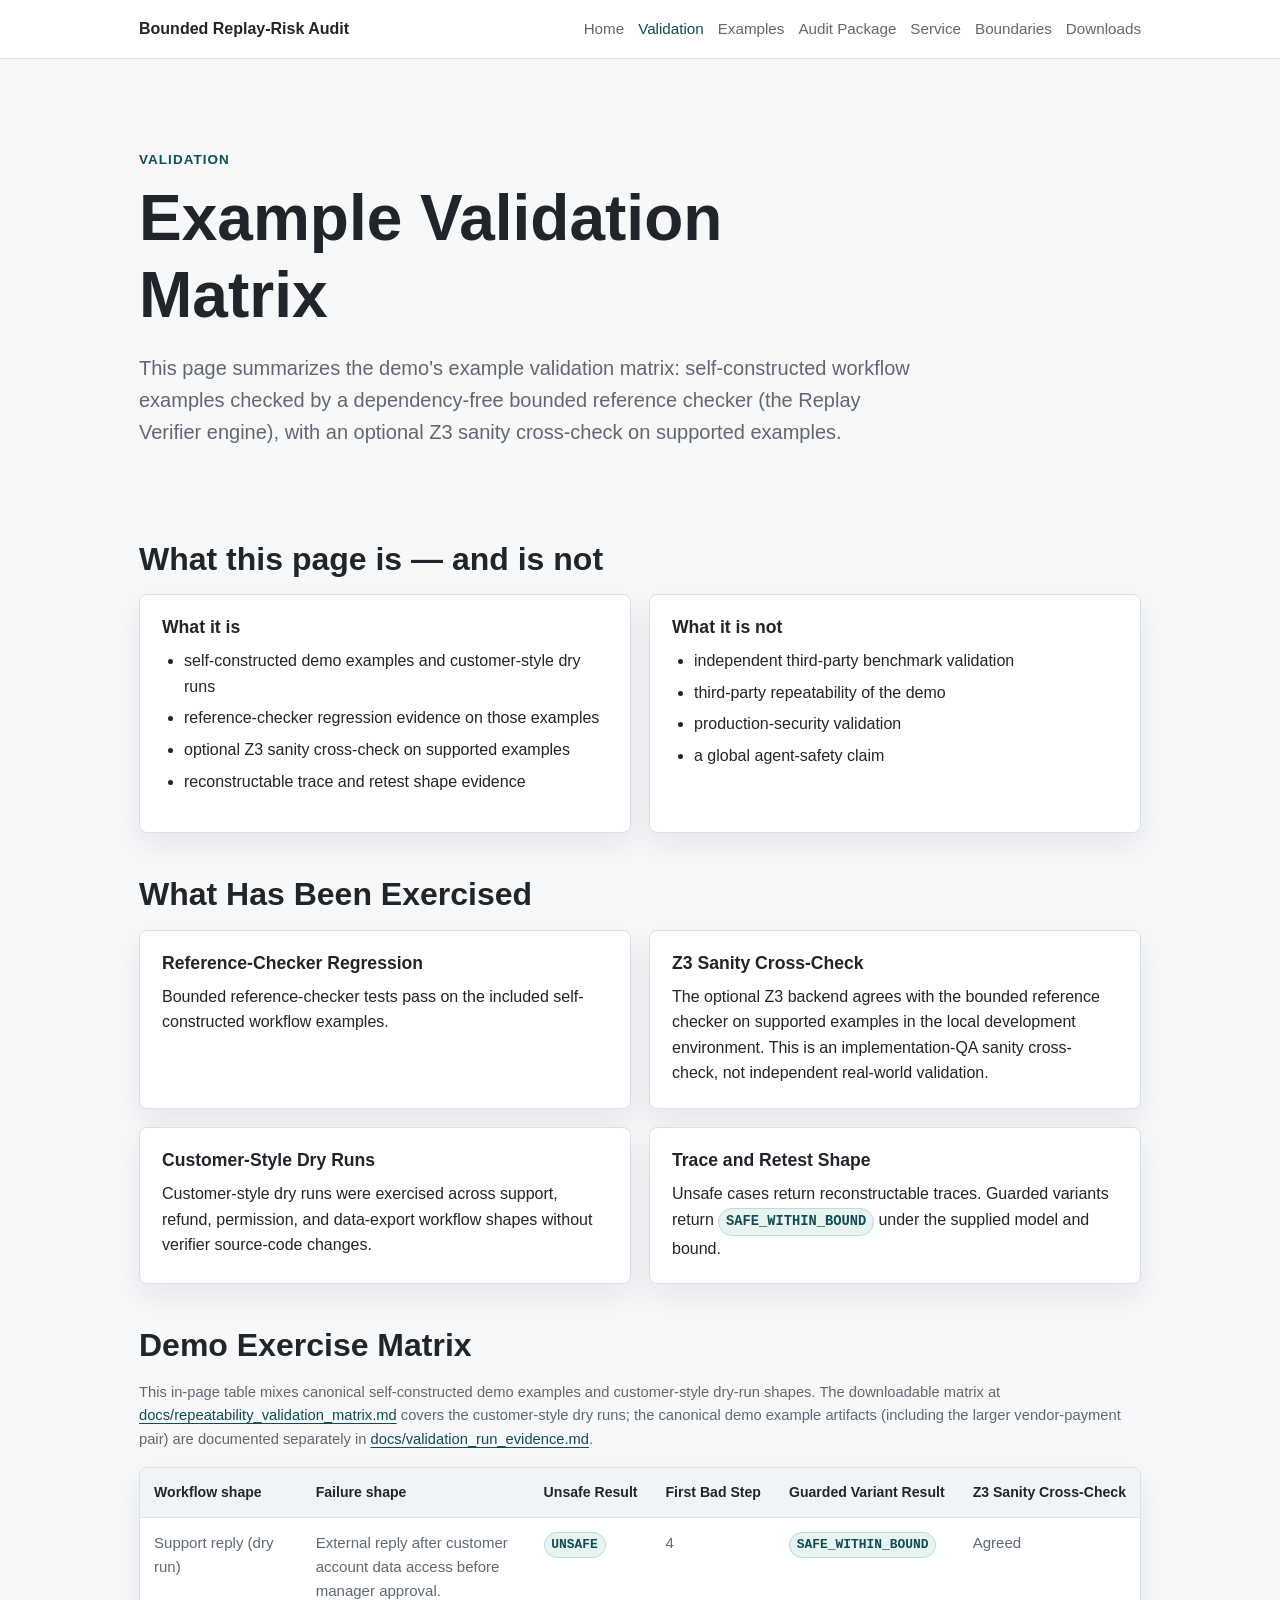
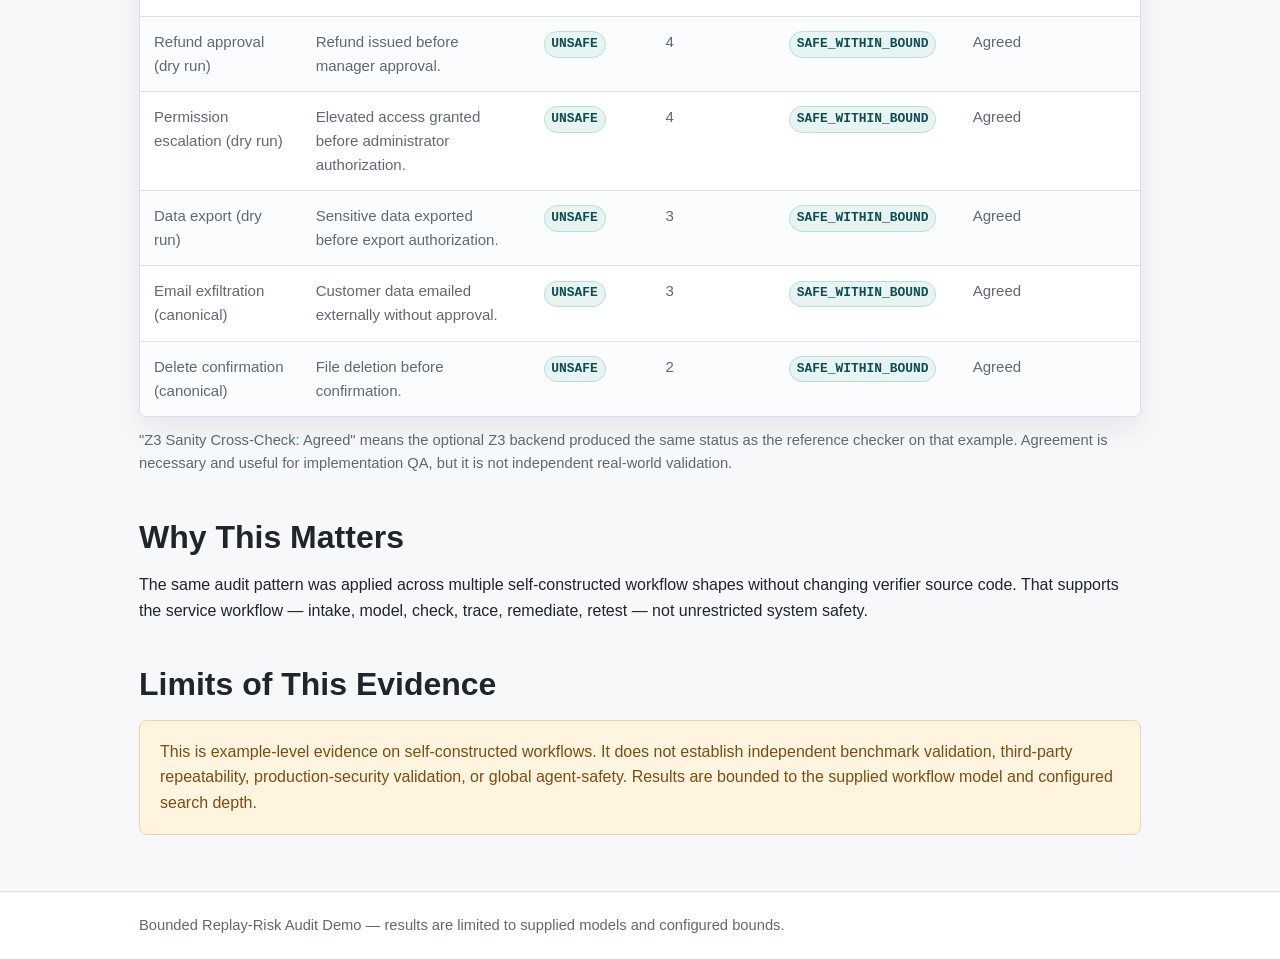
<file: validation.html>
<!doctype html>
<html lang="en">
<head>
  <meta charset="utf-8">
  <meta name="viewport" content="width=device-width, initial-scale=1">
  <title>Example Validation Matrix</title>
  <meta name="description" content="Example validation matrix and reference-checker regression evidence for the Bounded Replay-Risk Audit demo, with an optional Z3 sanity cross-check on supported examples.">
  <link rel="canonical" href="https://bome2017.github.io/Replay-Verifier/validation.html">
  <link rel="stylesheet" href="assets/style.css">
</head>
<body>
  <header class="site-header">
    <nav class="nav" aria-label="Site navigation">
      <a class="brand" href="index.html">Bounded Replay-Risk Audit</a>
      <div class="nav-links">
        <a href="index.html">Home</a>
        <a href="validation.html" aria-current="page">Validation</a>
        <a href="examples.html">Examples</a>
        <a href="audit.html">Audit Package</a>
        <a href="service.html">Service</a>
        <a href="boundaries.html">Boundaries</a>
        <a href="downloads.html">Downloads</a>
      </div>
    </nav>
  </header>

  <main class="page">
    <section class="hero">
      <p class="eyebrow">Validation</p>
      <h1>Example Validation Matrix</h1>
      <p class="lead">This page summarizes the demo's example validation matrix: self-constructed workflow examples checked by a dependency-free bounded reference checker (the Replay Verifier engine), with an optional Z3 sanity cross-check on supported examples.</p>
    </section>

    <section class="section">
      <h2>What this page is &mdash; and is not</h2>
      <div class="grid two">
        <div class="card">
          <h3>What it is</h3>
          <ul>
            <li>self-constructed demo examples and customer-style dry runs</li>
            <li>reference-checker regression evidence on those examples</li>
            <li>optional Z3 sanity cross-check on supported examples</li>
            <li>reconstructable trace and retest shape evidence</li>
          </ul>
        </div>
        <div class="card">
          <h3>What it is not</h3>
          <ul>
            <li>independent third-party benchmark validation</li>
            <li>third-party repeatability of the demo</li>
            <li>production-security validation</li>
            <li>a global agent-safety claim</li>
          </ul>
        </div>
      </div>
    </section>

    <section class="section">
      <h2>What Has Been Exercised</h2>
      <div class="grid two">
        <div class="card"><h3>Reference-Checker Regression</h3><p>Bounded reference-checker tests pass on the included self-constructed workflow examples.</p></div>
        <div class="card"><h3>Z3 Sanity Cross-Check</h3><p>The optional Z3 backend agrees with the bounded reference checker on supported examples in the local development environment. This is an implementation-QA sanity cross-check, not independent real-world validation.</p></div>
        <div class="card"><h3>Customer-Style Dry Runs</h3><p>Customer-style dry runs were exercised across support, refund, permission, and data-export workflow shapes without verifier source-code changes.</p></div>
        <div class="card"><h3>Trace and Retest Shape</h3><p>Unsafe cases return reconstructable traces. Guarded variants return <span class="status">SAFE_WITHIN_BOUND</span> under the supplied model and bound.</p></div>
      </div>
    </section>

    <section class="section">
      <h2>Demo Exercise Matrix</h2>
      <p class="note">This in-page table mixes canonical self-constructed demo examples and customer-style dry-run shapes. The downloadable matrix at <a href="docs/repeatability_validation_matrix.md">docs/repeatability_validation_matrix.md</a> covers the customer-style dry runs; the canonical demo example artifacts (including the larger vendor-payment pair) are documented separately in <a href="docs/validation_run_evidence.md">docs/validation_run_evidence.md</a>.</p>
      <div class="table-wrap">
        <table>
          <thead>
            <tr>
              <th>Workflow shape</th>
              <th>Failure shape</th>
              <th>Unsafe Result</th>
              <th>First Bad Step</th>
              <th>Guarded Variant Result</th>
              <th>Z3 Sanity Cross-Check</th>
            </tr>
          </thead>
          <tbody>
            <tr>
              <td>Support reply (dry run)</td>
              <td>External reply after customer account data access before manager approval.</td>
              <td><span class="status">UNSAFE</span></td>
              <td>4</td>
              <td><span class="status">SAFE_WITHIN_BOUND</span></td>
              <td>Agreed</td>
            </tr>
            <tr>
              <td>Refund approval (dry run)</td>
              <td>Refund issued before manager approval.</td>
              <td><span class="status">UNSAFE</span></td>
              <td>4</td>
              <td><span class="status">SAFE_WITHIN_BOUND</span></td>
              <td>Agreed</td>
            </tr>
            <tr>
              <td>Permission escalation (dry run)</td>
              <td>Elevated access granted before administrator authorization.</td>
              <td><span class="status">UNSAFE</span></td>
              <td>4</td>
              <td><span class="status">SAFE_WITHIN_BOUND</span></td>
              <td>Agreed</td>
            </tr>
            <tr>
              <td>Data export (dry run)</td>
              <td>Sensitive data exported before export authorization.</td>
              <td><span class="status">UNSAFE</span></td>
              <td>3</td>
              <td><span class="status">SAFE_WITHIN_BOUND</span></td>
              <td>Agreed</td>
            </tr>
            <tr>
              <td>Email exfiltration (canonical)</td>
              <td>Customer data emailed externally without approval.</td>
              <td><span class="status">UNSAFE</span></td>
              <td>3</td>
              <td><span class="status">SAFE_WITHIN_BOUND</span></td>
              <td>Agreed</td>
            </tr>
            <tr>
              <td>Delete confirmation (canonical)</td>
              <td>File deletion before confirmation.</td>
              <td><span class="status">UNSAFE</span></td>
              <td>2</td>
              <td><span class="status">SAFE_WITHIN_BOUND</span></td>
              <td>Agreed</td>
            </tr>
          </tbody>
        </table>
      </div>
      <p class="note">"Z3 Sanity Cross-Check: Agreed" means the optional Z3 backend produced the same status as the reference checker on that example. Agreement is necessary and useful for implementation QA, but it is not independent real-world validation.</p>
    </section>

    <section class="section">
      <h2>Why This Matters</h2>
      <p>The same audit pattern was applied across multiple self-constructed workflow shapes without changing verifier source code. That supports the service workflow &mdash; intake, model, check, trace, remediate, retest &mdash; not unrestricted system safety.</p>
    </section>

    <section class="section">
      <h2>Limits of This Evidence</h2>
      <div class="boundary-box">
        <p>This is example-level evidence on self-constructed workflows. It does not establish independent benchmark validation, third-party repeatability, production-security validation, or global agent-safety. Results are bounded to the supplied workflow model and configured search depth.</p>
      </div>
    </section>
  </main>

  <footer class="site-footer">
    <p>Bounded Replay-Risk Audit Demo &mdash; results are limited to supplied models and configured bounds.</p>
  </footer>
</body>
</html>
</file>
<file: assets/style.css>
:root {
  --bg: #f7f8fa;
  --surface: #ffffff;
  --surface-strong: #f0f4f7;
  --text: #20252b;
  --muted: #5e6875;
  --border: #d9e0e7;
  --accent: #176a73;
  --accent-dark: #104c54;
  --warning: #7a4e13;
  --warning-bg: #fff4df;
  --status-bg: #e7f4f2;
  --shadow: 0 12px 30px rgba(20, 31, 43, 0.08);
}

* {
  box-sizing: border-box;
}

html {
  background: var(--bg);
}

body {
  margin: 0;
  color: var(--text);
  background: var(--bg);
  font-family: Arial, Helvetica, sans-serif;
  font-size: 16px;
  line-height: 1.6;
}

a {
  color: var(--accent-dark);
  text-decoration-thickness: 1px;
  text-underline-offset: 3px;
}

a:hover,
a:focus {
  color: var(--accent);
}

.site-header {
  background: var(--surface);
  border-bottom: 1px solid var(--border);
}

.nav {
  max-width: 1050px;
  margin: 0 auto;
  padding: 16px 24px;
  display: flex;
  gap: 16px 24px;
  align-items: center;
  justify-content: space-between;
}

.brand {
  color: var(--text);
  font-weight: 700;
  letter-spacing: 0;
  text-decoration: none;
  overflow-wrap: anywhere;
}

.nav-links {
  display: flex;
  flex-wrap: wrap;
  gap: 8px 14px;
  align-items: center;
  justify-content: flex-end;
}

.nav-links a {
  color: var(--muted);
  font-size: 0.95rem;
  text-decoration: none;
}

.nav-links a[aria-current="page"],
.nav-links a:hover,
.nav-links a:focus {
  color: var(--accent-dark);
}

.page {
  max-width: 1050px;
  margin: 0 auto;
  padding: 48px 24px 56px;
}

.hero {
  padding: 42px 0 34px;
}

.eyebrow {
  margin: 0 0 10px;
  color: var(--accent-dark);
  font-size: 0.84rem;
  font-weight: 700;
  letter-spacing: 0.08em;
  text-transform: uppercase;
}

h1,
h2,
h3 {
  line-height: 1.2;
  letter-spacing: 0;
}

h1 {
  max-width: 760px;
  margin: 0;
  font-size: clamp(2.1rem, 5vw, 4rem);
}

h2 {
  margin: 0 0 16px;
  font-size: clamp(1.55rem, 3vw, 2rem);
}

h3 {
  margin: 0 0 10px;
  font-size: 1.1rem;
}

p {
  margin: 0 0 16px;
}

.lead {
  max-width: 780px;
  margin-top: 18px;
  color: var(--muted);
  font-size: clamp(1.05rem, 2vw, 1.25rem);
}

.secondary-lead {
  margin-top: 10px;
  font-size: 1.02rem;
}

.section {
  margin-top: 42px;
}

.section:first-child {
  margin-top: 0;
}

.grid {
  display: grid;
  grid-template-columns: repeat(3, minmax(0, 1fr));
  gap: 18px;
}

.grid.two {
  grid-template-columns: repeat(2, minmax(0, 1fr));
}

.grid + .muted-box {
  margin-top: 18px;
}

.card {
  background: var(--surface);
  border: 1px solid var(--border);
  border-radius: 8px;
  padding: 22px;
  box-shadow: var(--shadow);
}

.card p:last-child,
.boundary-box p:last-child {
  margin-bottom: 0;
}

.path,
.display-path,
.trace-line,
.code-path {
  display: inline-block;
  max-width: 100%;
  padding: 12px 14px;
  overflow-wrap: anywhere;
  word-break: break-word;
  color: var(--accent-dark);
  background: var(--surface-strong);
  border: 1px solid var(--border);
  border-radius: 8px;
}

.path,
.trace-line,
.code-path {
  font-family: "Courier New", Courier, monospace;
  font-size: 0.95rem;
}

.display-path {
  font-size: 1rem;
  font-weight: 700;
}

.trace-line {
  color: var(--muted);
  font-size: 0.86rem;
}

.note {
  margin-top: 12px;
  color: var(--muted);
  font-size: 0.92rem;
}

.cta-row {
  display: flex;
  flex-wrap: wrap;
  gap: 12px;
  margin-top: 20px;
}

.button {
  display: inline-block;
  padding: 10px 14px;
  color: #ffffff;
  background: var(--accent-dark);
  border: 1px solid var(--accent-dark);
  border-radius: 8px;
  text-decoration: none;
  font-weight: 700;
}

.button.secondary {
  color: var(--accent-dark);
  background: var(--surface);
}

.button:hover,
.button:focus {
  color: #ffffff;
  background: var(--accent);
  border-color: var(--accent);
}

.button.secondary:hover,
.button.secondary:focus {
  color: var(--accent-dark);
  background: var(--surface-strong);
  border-color: var(--accent-dark);
}

.boundary-box {
  padding: 18px 20px;
  color: var(--warning);
  background: var(--warning-bg);
  border: 1px solid #ecd5a8;
  border-radius: 8px;
}

.muted-box {
  padding: 18px 20px;
  color: var(--muted);
  background: var(--surface-strong);
  border: 1px solid var(--border);
  border-radius: 8px;
}

.table-wrap {
  overflow-x: auto;
  background: var(--surface);
  border: 1px solid var(--border);
  border-radius: 8px;
  box-shadow: var(--shadow);
}

table {
  width: 100%;
  border-collapse: collapse;
  min-width: 760px;
}

th,
td {
  padding: 13px 14px;
  border-bottom: 1px solid var(--border);
  text-align: left;
  vertical-align: top;
}

th {
  color: var(--text);
  background: var(--surface-strong);
  font-size: 0.88rem;
  white-space: nowrap;
}

td {
  color: var(--muted);
  font-size: 0.94rem;
}

tbody tr:nth-child(even) {
  background: #fbfcfd;
}

tr:last-child td {
  border-bottom: 0;
}

.status {
  display: inline-block;
  padding: 0.12rem 0.42rem;
  color: var(--accent-dark);
  background: var(--status-bg);
  border: 1px solid #b9ddd8;
  border-radius: 999px;
  font-family: "Courier New", Courier, monospace;
  font-size: 0.86em;
  font-weight: 700;
  white-space: nowrap;
}

ul,
ol {
  margin-top: 0;
  padding-left: 22px;
}

li + li {
  margin-top: 6px;
}

.flow {
  display: flex;
  flex-wrap: wrap;
  gap: 8px;
  align-items: center;
}

.flow span {
  padding: 8px 10px;
  background: var(--surface);
  border: 1px solid var(--border);
  border-radius: 8px;
}

.site-footer {
  border-top: 1px solid var(--border);
  background: var(--surface);
}

.site-footer p {
  max-width: 1050px;
  margin: 0 auto;
  padding: 22px 24px;
  color: var(--muted);
  font-size: 0.92rem;
}

code {
  font-family: "Courier New", Courier, monospace;
  font-size: 0.95em;
  overflow-wrap: anywhere;
  word-break: break-word;
}

@media (max-width: 760px) {
  .nav {
    align-items: flex-start;
    flex-direction: column;
  }

  .nav-links {
    justify-content: flex-start;
  }

  .page {
    padding: 30px 18px 44px;
  }

  .hero {
    padding: 26px 0 24px;
  }

  .section {
    margin-top: 32px;
  }

  .grid,
  .grid.two {
    grid-template-columns: 1fr;
  }

  .card {
    padding: 18px;
  }

  table {
    min-width: 680px;
  }
}
</file>
